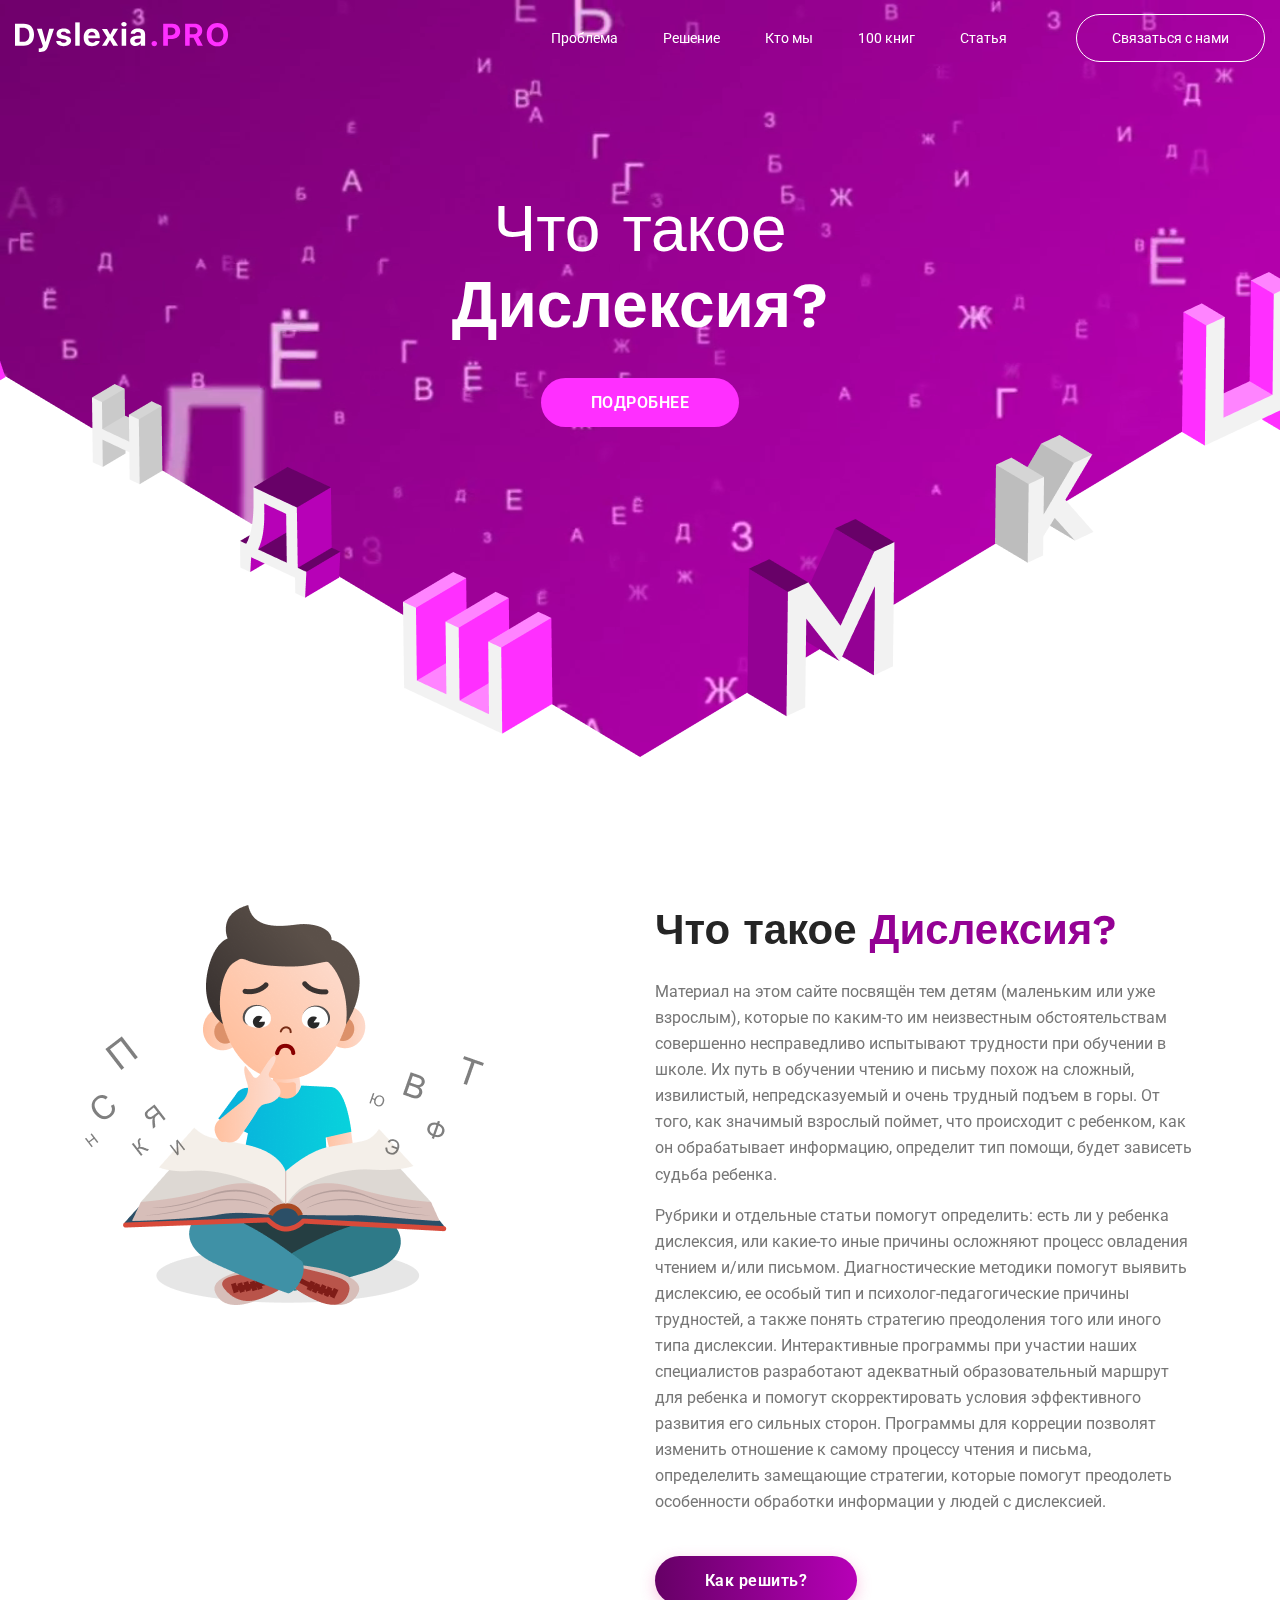
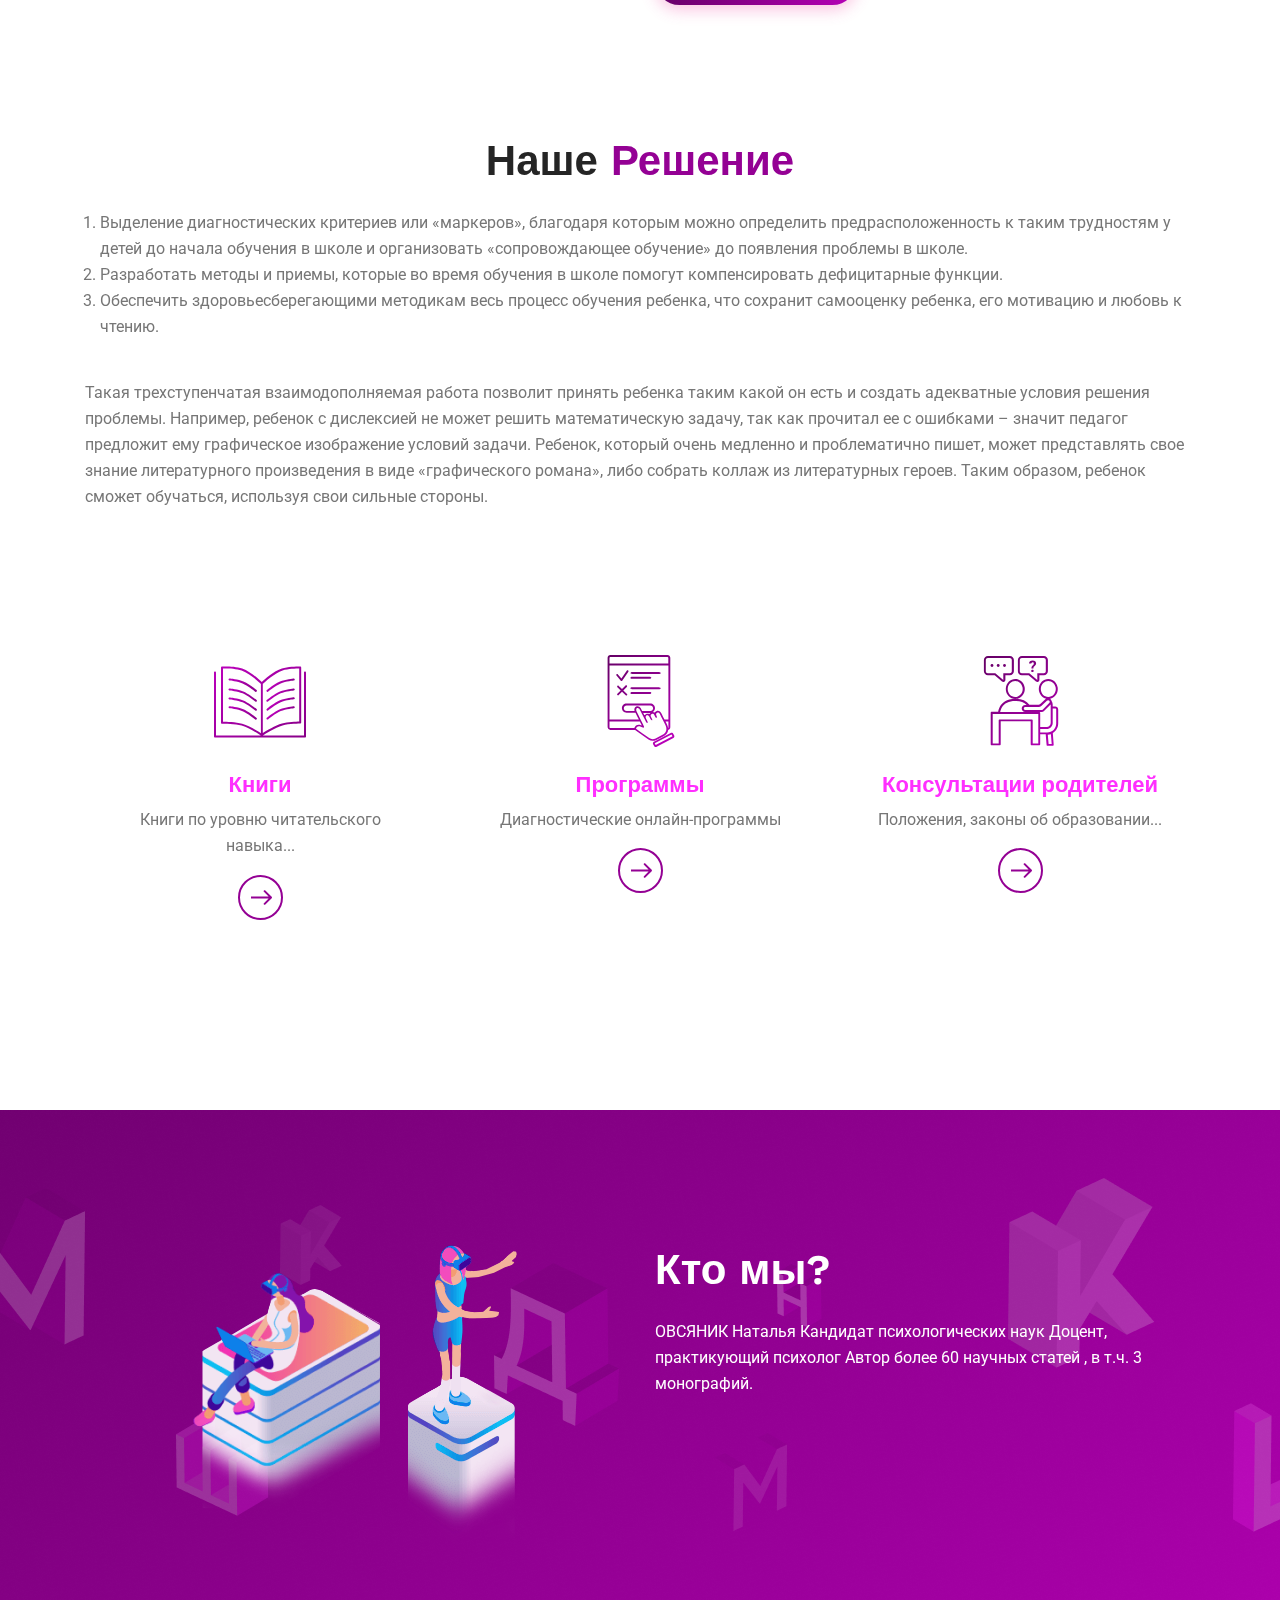
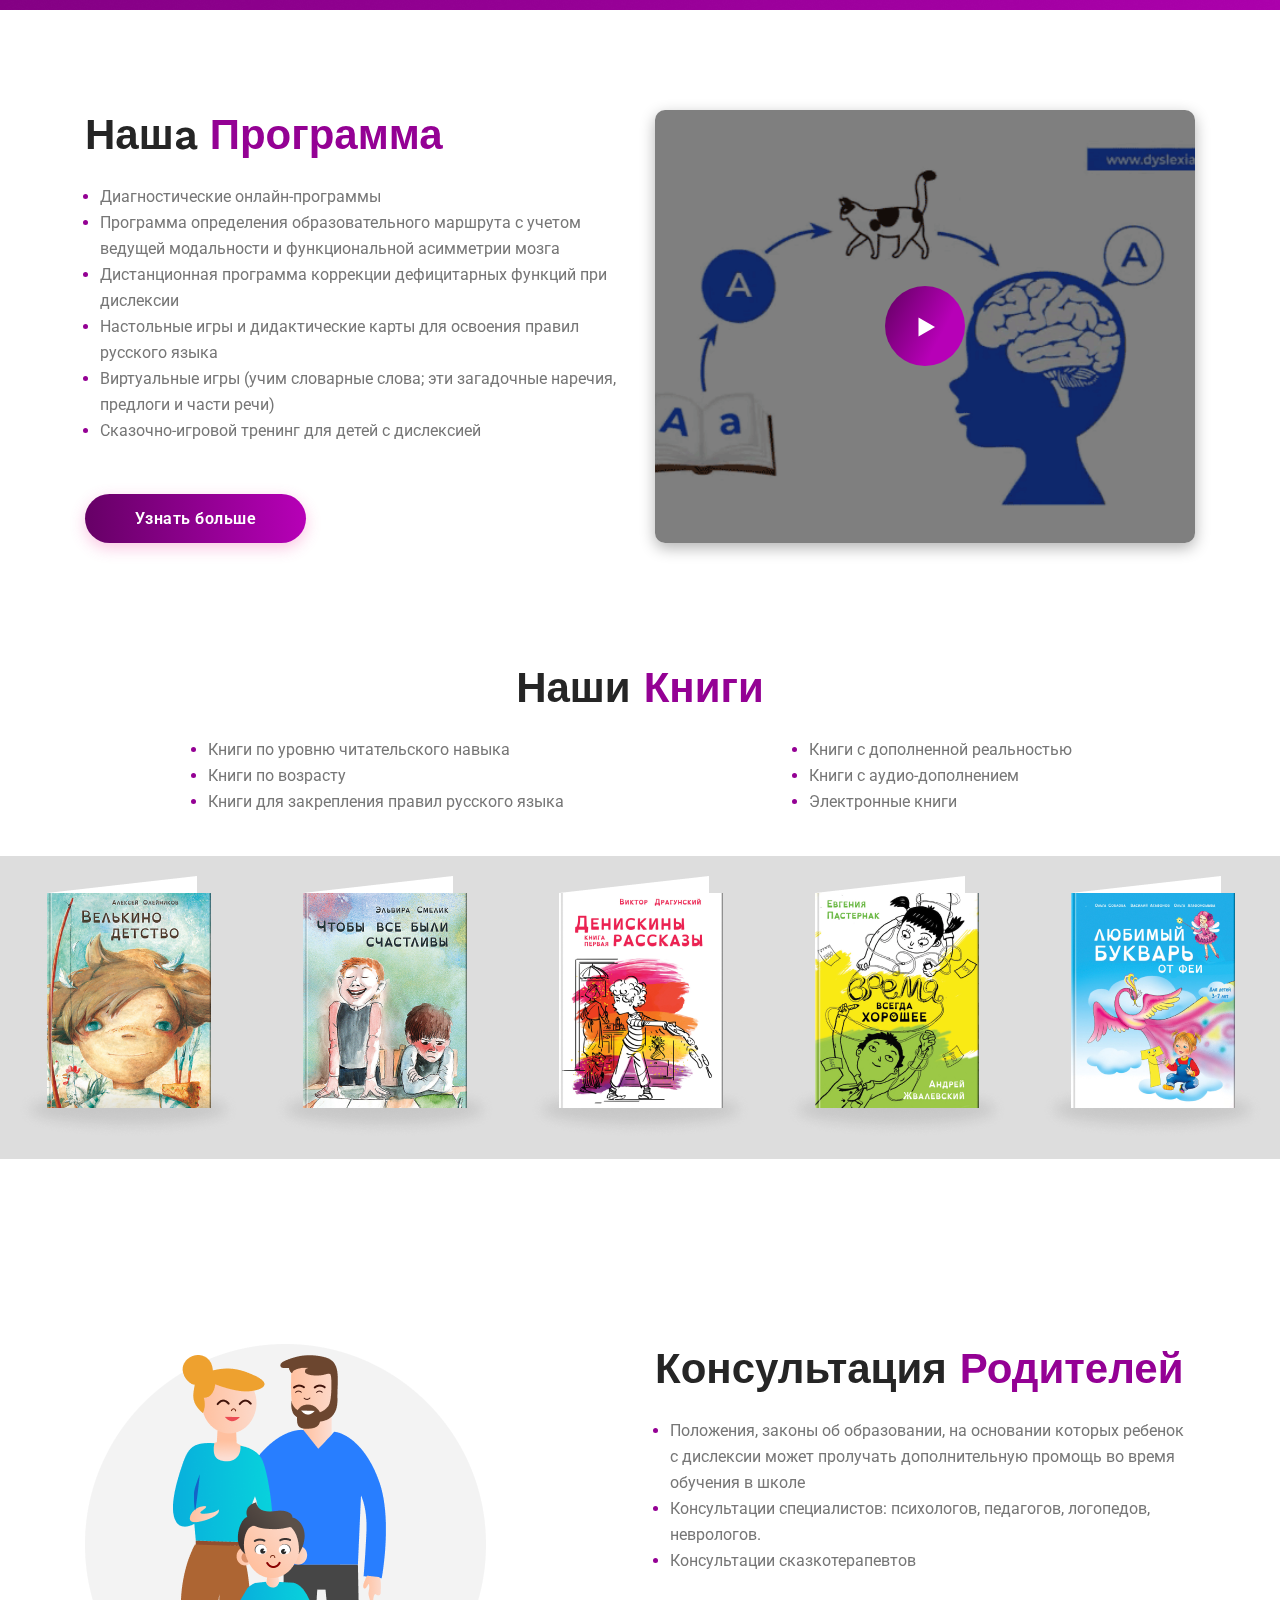
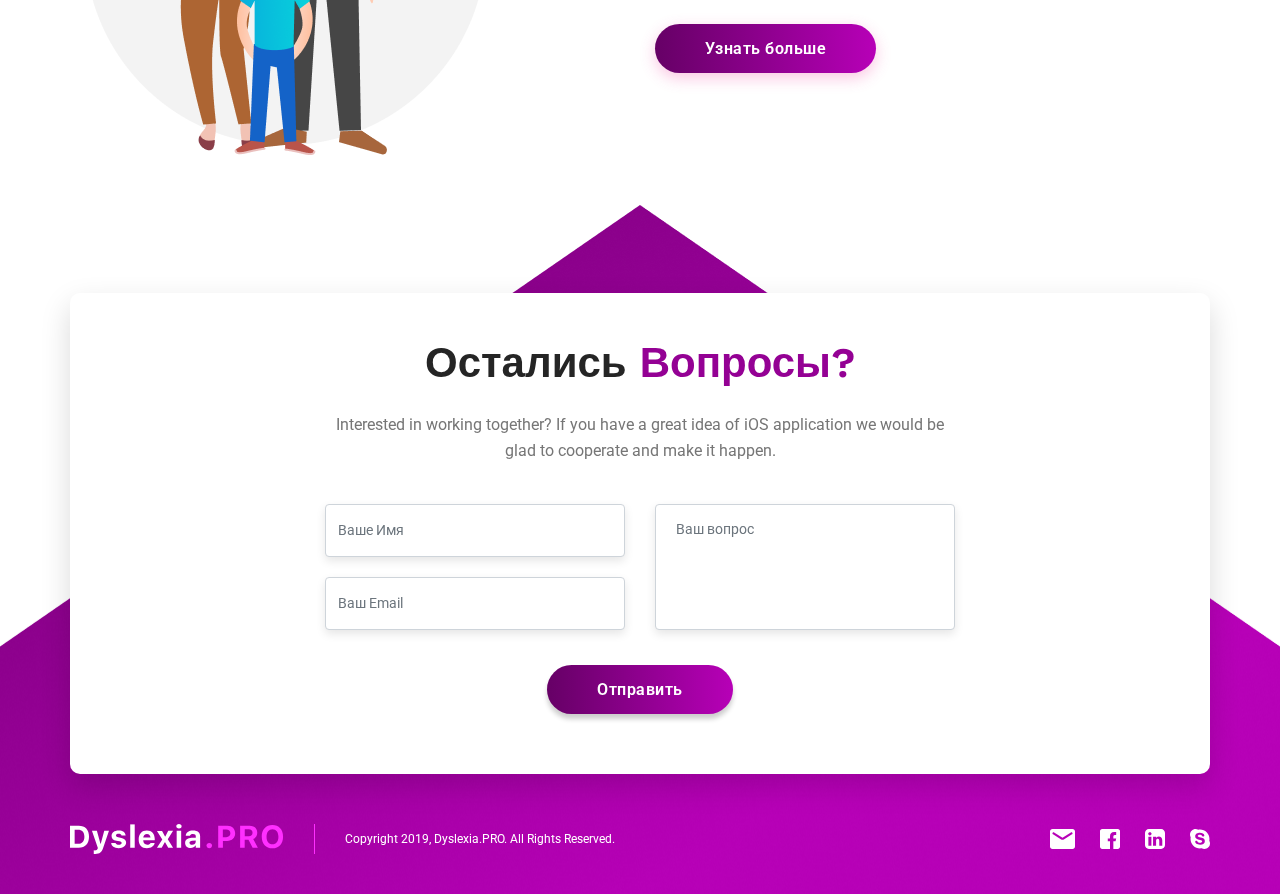
<file: index.html>
<!DOCTYPE html>
<html lang="en">
<head>
    <title>Dyslexia Pro</title>
    <meta charset="UTF-8">
    <meta name="viewport" content="width=device-width, initial-scale=1, shrink-to-fit=no">

    <link href="https://fonts.googleapis.com/css?family=Open+Sans:400,700%7CRoboto:400,500,700,900%7CPlayfair+Display:400,700,700i,900,900i%7CWork+Sans:400,500,600,700"
          rel="stylesheet">

    <link rel="shortcut icon" href="assets/images/favicon.ico">
    <link rel="stylesheet" href="assets/css/bootstrap.min.css">
    <link rel="stylesheet" href="assets/css/magnific-popup.css">
    <link rel="stylesheet" href="assets/css/owl.carousel.min.css">
    <link rel="stylesheet" href="assets/css/owl.theme.default.min.css">
    <link rel="stylesheet" href="assets/css/plugins.css"/>
    <link rel="stylesheet" href="assets/css/reset.css">
    <link rel="stylesheet" href="assets/css/style.css">
    <link rel="stylesheet" href="assets/css/responsive.css"/>
</head>
<body>


<header id="header" class="xs-header header-transparent header-style2 position-static">
    <div class="wrapper-menu">
        <div class="container-fluid">
            <nav class="xs-menus clearfix">

                <div class="nav-header">
                    <a class="nav-brand nav_scroll" href="#header">
                        <img src="assets/images/logo dyslexia-pro.svg" title="Dyslexia Pro" alt="logo">
                    </a>
                    <div class="nav-toggle"></div>
                </div>

                <div class="nav-menus-wrapper align-to-right">
                    <ul class="nav-menu">
                        <li><a class="nav_scroll" href="#problem">Проблема</a></li>
                        <li><a class="nav_scroll" href="#answer">Решение</a></li>
                        <li><a class="nav_scroll" href="#who">Кто мы</a></li>
                        <li><a class="nav_scroll" href="#books">100 книг</a></li>
<!--                        <li><a class="nav_scroll" href="#contacts">Контакты</a></li>-->
                        <li><a class="nav_scroll" href="article.html">Статья</a></li>
                    </ul>


                    <div class="xs-menu-button-wrapper">
                        <a href="#xs-contact-form" class="button-request button-request-mob nav_scroll">Связаться с
                            нами</a>
                    </div>
                </div>
            </nav>
        </div>
    </div>

    <div class="header_content">
        <div class="container ">

            <div class="headerContent_title">
                <h1><span class="font-weight-normal">Что такое</span> <br> Дислексия?</h1>
            </div>

            <div class="headerContent_button">
                <a class="nav_scroll" href="#problem">Подробнее</a>
            </div>

            <div class="header_video_wrapper">
                <video class="header_video d-none d-sm-block" loop muted autoplay>
                    <source src="assets/video/video-letters.mp4" type="video/mp4">
                </video>
                <video class="header_video d-block d-sm-none" loop muted autoplay>
                    <source src="assets/video/video-letters-small.mp4" type="video/mp4">
                </video>
            </div>

        </div>
    </div>

</header>


<section id="problem">
    <div class="container">
        <div class="row">

            <div class="col-md-6 col-12 problem_img">
                <img class="img-fluid" src="assets/images/boy.png" alt="boy">
            </div>

            <div class="col-md-6 col-12 problem_desc">
                <div class="problemDesc_title">
                    <h2>Что такое <span class="color-title">Дислексия?</span></h2>
                </div>

                <div class="problemDesc_content">
                    <p>Материал на этом сайте посвящён тем детям (маленьким или уже взрослым), которые по каким-то им
                        неизвестным обстоятельствам совершенно несправедливо испытывают трудности при обучении в школе.
                        Их путь в обучении чтению и письму похож на сложный, извилистый, непредсказуемый и очень трудный
                        подъем в горы. От того, как значимый взрослый поймет, что происходит с ребенком, как он
                        обрабатывает информацию, определит тип помощи, будет зависеть судьба ребенка.
                    </p>
                    <p>
                        Рубрики и отдельные статьи помогут определить: есть ли у ребенка дислексия, или какие-то иные
                        причины осложняют процесс овладения чтением и/или письмом. Диагностические методики помогут
                        выявить дислексию, ее особый тип и психолог-педагогические причины трудностей, а также понять
                        стратегию преодоления того или иного типа дислексии. Интерактивные программы при участии наших
                        специалистов разработают адекватный образовательный маршрут для ребенка и помогут
                        скорректировать условия эффективного развития его сильных сторон. Программы для корреции
                        позволят изменить отношение к самому процессу чтения и письма, определелить замещающие
                        стратегии, которые помогут преодолеть особенности обработки информации у людей с дислексией.
                    </p>
                </div>

                <div class="problemDesk_button">
                    <a class="main_button" href="#">Как решить?</a>
                </div>
            </div>

        </div>
    </div>
</section>


<section id="answer" class="our-decision">
    <div class="container">
        <div class="row">

            <div class="col-12">
                <div class="answer_title">
                    <h2>Наше <span class="color-title">Решение</span></h2>
                </div>
                <div class="answer_desc">
                    <ol class="main-list numbered-list">
                        <li>Выделение диагностических критериев или «маркеров», благодаря которым можно определить
                            предрасположенность к таким трудностям у детей до начала обучения в школе и организовать
                            «сопровождающее обучение» до появления проблемы в школе.
                        </li>
                        <li>Разработать методы и приемы, которые во время обучения в школе помогут компенсировать
                            дефицитарные функции.
                        </li>
                        <li>Обеспечить здоровьесберегающими методикам весь процесс обучения ребенка, что сохранит
                            самооценку ребенка, его мотивацию и любовь к чтению.
                        </li>
                    </ol>
                    <p>Такая трехступенчатая взаимодополняемая работа позволит принять ребенка таким какой он есть и
                        создать адекватные условия решения проблемы. Например, ребенок с дислексией не может решить
                        математическую задачу, так как прочитал ее с ошибками – значит педагог предложит ему графическое
                        изображение условий задачи. Ребенок, который очень медленно и проблематично пишет, может
                        представлять свое знание литературного произведения в виде «графического романа», либо собрать
                        коллаж из литературных героев. Таким образом, ребенок сможет обучаться, используя свои сильные
                        стороны.
                    </p>
                </div>
            </div>

            <div class="col-12 answer_blocks">
                <div class="row">
                    <div class="col-12 col-md-6 col-lg-4">
                        <div class="answer-info-block">

                            <div class="answer-info-img">
                                <img src="assets/images/book.svg" alt="book">
                            </div>

                            <div class="answer-info-block-content">
                                <h4 class="answer-info-block-title">Книги</h4>
                                <p class="answer-info-block-desc">Книги по уровню читательского навыка...</p>
                            </div>

                            <div class="answer-info-block-button">
                                <a class="nav_scroll" href="#books"><img src="assets/images/btn more.svg"
                                                                         alt="more"></a>
                            </div>

                        </div>
                    </div>

                    <div class="col-12 col-md-6 col-lg-4">
                        <div class="answer-info-block">

                            <div class="answer-info-img">
                                <img src="assets/images/programs.svg" alt="programs">
                            </div>

                            <div class="answer-info-block-content">
                                <h4 class="answer-info-block-title">Программы</h4>
                                <p class="answer-info-block-desc">Диагностические онлайн-программы</p>
                            </div>

                            <div class="answer-info-block-button">
                                <a class="nav_scroll" href="#program"><img src="assets/images/btn more.svg" alt="more"></a>
                            </div>
                        </div>
                    </div>

                    <div class="col-12 col-md-6 col-lg-4">
                        <div class="answer-info-block">

                            <div class="answer-info-img">
                                <img src="assets/images/parent.svg" alt="parent">
                            </div>

                            <div class="answer-info-block-content">
                                <h4 class="answer-info-block-title">Консультации родителей</h4>
                                <p class="answer-info-block-desc">Положения, законы об образовании...</p>
                            </div>

                            <div class="answer-info-block-button">
                                <a class="nav_scroll" href="#parents"><img src="assets/images/btn more.svg" alt="more"></a>
                            </div>
                        </div>
                    </div>

                </div>
            </div>


        </div>
    </div>
</section>


<section id="who">
    <div class="container">
        <div class="row">

            <div class="col-md-6 col-12 who_img">
                <img class="img-fluid" src="assets/images/VR.png" alt="vr">
            </div>

            <div class="col-md-6 col-12 how_desc">

                <div class="howContent_title">
                    <h2 class="text-white">Кто мы?</h2>
                </div>

                <div class="howContent_content">
                    <p class="text-white">ОВСЯНИК Наталья
                        Кандидат психологических наук
                        Доцент, практикующий психолог
                        Автор более 60 научных статей , в т.ч. 3 монографий.
                    </p>
                </div>
            </div>

        </div>
    </div>
</section>


<section id="program">
    <div class="container">
        <div class="row">

            <div class="col-md-6 col-12 program_desc">

                <div class="program_title">
                    <h2>Нашa <span class="color-title">Программа</span></h2>
                </div>

                <div class="program_content">
                    <ul class="main-list color-disc">
                        <li><span>Диагностические онлайн-программы</span></li>
                        <li><span>Программа определения образовательного маршрута с учетом ведущей модальности и функциональной асимметрии мозга</span>
                        </li>
                        <li><span>Дистанционная программа коррекции дефицитарных функций при дислексии</span></li>
                        <li><span>Настольные игры и дидактические карты для освоения правил русского языка</span></li>
                        <li>
                            <span>Виртуальные игры (учим словарные слова; эти загадочные наречия, предлоги и части речи)</span>
                        </li>
                        <li><span>Сказочно-игровой тренинг для детей с дислексией</span></li>

                    </ul>
                </div>

                <div class="programDesk_button">
                    <a class="main_button" href="#">Узнать больше</a>
                </div>

            </div>

            <div class="col-md-6 col-12 program_video">
                <div class="program-intro-video">
                    <img class="program-video-img" src="assets/images/bg-video.gif" alt="video image">
                    <a href="https://www.youtube.com/watch?v=jqC4HiPIJXU"
                       class="xs-video-popup video-content btn-gradient">
                        <img class="img-play" src="assets/images/playbtn.svg" alt="play">
                    </a>
                </div>
            </div>

        </div>
    </div>
</section>


<section id="books">
    <div class="container">
        <div class="row">
            <div class="col-12">

                <div class="answer_title">
                    <h2>Наши <span class="color-title">Книги</span></h2>
                </div>

                <div class="answer_desc book-description">
                    <ul class="main-list color-disc">
                        <li><span>Книги по уровню читательского навыка</span></li>
                        <li><span>Книги по возрасту</span></li>
                        <li><span>Книги для закрепления правил русского языка</span></li>
                    </ul>
                    <ul class="main-list color-disc">
                        <li><span>Книги с дополненной реальностью</span></li>
                        <li><span>Книги с аудио-дополнением</span></li>
                        <li><span>Электронные книги</span></li>
                    </ul>


                </div>

            </div>
        </div>
    </div>
</section>


<section class="books_portfolio_section">
    <div class="books-portfolio-slider owl-carousel owl-theme">

        <div class="single-portfolio portfolio-style2">
            <img src="assets/images/book 6.png" alt="">
            <div class="hover-area">
                <div class="hover-content">
                    <h3 class="hover-content-title">Велькино детство</h3>
                    <span class="hover-content-author">Алексей Олейников</span>
                    <button download href="#" class="hover-content-button order-book">Заказать книгу</button>
                </div>
            </div>
        </div>

        <div class="single-portfolio portfolio-style2">
            <img src="assets/images/book 7.png" alt="">
            <div class="hover-area">
                <div class="hover-content">
                    <h3 class="hover-content-title">Чтобы все были счастливы</h3>
                    <span class="hover-content-author">Эльвира Смелик</span>
                    <button download href="#" class="hover-content-button order-book">Заказать книгу</button>
                </div>
            </div>
        </div>

        <div class="single-portfolio portfolio-style2">
            <img src="assets/images/book 8.png" alt="">
            <div class="hover-area">
                <div class="hover-content">
                    <h3 class="hover-content-title">Денискины рассказы</h3>
                    <span class="hover-content-author">Виктор Драгунский</span>
                    <button download href="#" class="hover-content-button order-book">Заказать книгу</button>
                </div>
            </div>
        </div>

        <div class="single-portfolio portfolio-style2">
            <img src="assets/images/book 9.png" alt="">
            <div class="hover-area">
                <div class="hover-content">
                    <h3 class="hover-content-title">Время всегда хорошее</h3>
                    <span class="hover-content-author">Евгения Пастернак</span>
                    <span class="hover-content-author">Андрей Жвалевский</span>
                    <button download href="#" class="hover-content-button order-book">Заказать книгу</button>
                </div>
            </div>
        </div>

        <div class="single-portfolio portfolio-style2">
            <img src="assets/images/book 10.png" alt="">
            <div class="hover-area">
                <div class="hover-content">
                    <h3 class="hover-content-title">Любимый букварь от феи</h3>
                    <span class="hover-content-author">Ольга Соблова</br>Василий Агафонов</br>Ольга Агафонов</span>
                    <button download href="#" class="hover-content-button order-book">Заказать книгу</button>
                </div>
            </div>
        </div>

        <div class="single-portfolio portfolio-style2">
            <img src="assets/images/book 11.png" alt="">
            <div class="hover-area">
                <div class="hover-content">
                    <h3 class="hover-content-title">А что скажешь ты?</h3>
                    <span class="hover-content-author">Роман Грачев</span>
                    <button download href="#" class="hover-content-button order-book">Заказать книгу</button>
                </div>
            </div>
        </div>
        <div class="single-portfolio portfolio-style2">
            <img src="assets/images/book 12.png" alt="">
            <div class="hover-area">
                <div class="hover-content">
                    <h3 class="hover-content-title">Сказка про серенького волка и зеленую береточку</h3>
                    <span class="hover-content-author">Ая Эн</span>
                    <button download href="#" class="hover-content-button order-book">Заказать книгу</button>
                </div>
            </div>
        </div>
        <div class="single-portfolio portfolio-style2">
            <img src="assets/images/book 13.png" alt="">
            <div class="hover-area">
                <div class="hover-content">
                    <h3 class="hover-content-title">Слово за словом</h3>
                    <span class="hover-content-author">&nbsp</span>
                    <button download href="#" class="hover-content-button order-book">Заказать книгу</button>
                </div>
            </div>
        </div>
        <div class="single-portfolio portfolio-style2">
            <img src="assets/images/book 14.png" alt="">
            <div class="hover-area">
                <div class="hover-content">
                    <h3 class="hover-content-title">A pear and a bear</h3>
                    <span class="hover-content-author">Tanja Russita</span>
                    <button download href="#" class="hover-content-button order-book">Заказать книгу</button>
                </div>
            </div>
        </div>
        <div class="single-portfolio portfolio-style2">
            <img src="assets/images/book 15.png" alt="">
            <div class="hover-area">
                <div class="hover-content">
                    <h3 class="hover-content-title">Sun. Rain. Snow. Wind.</h3>
                    <span class="hover-content-author">Tanja Russita</span>
                    <button download href="#" class="hover-content-button order-book">Заказать книгу</button>
                </div>
            </div>
        </div>
        <div class="single-portfolio portfolio-style2">
            <img src="assets/images/book 16.png" alt="">
            <div class="hover-area">
                <div class="hover-content">
                    <h3 class="hover-content-title">A dog in the fog</h3>
                    <span class="hover-content-author">Tanja Russita</span>
                    <button download href="#" class="hover-content-button order-book">Заказать книгу</button>
                </div>
            </div>
        </div>
        <div class="single-portfolio portfolio-style2">
            <img src="assets/images/book 17.png" alt="">
            <div class="hover-area">
                <div class="hover-content">
                    <h3 class="hover-content-title">Aron and Nora</h3>
                    <span class="hover-content-author">Tanja Russita</span>
                    <button download href="#" class="hover-content-button order-book">Заказать книгу</button>
                </div>
            </div>
        </div>
        <div class="single-portfolio portfolio-style2">
            <img src="assets/images/book 18.png" alt="">
            <div class="hover-area">
                <div class="hover-content">
                    <h3 class="hover-content-title">Арчi</h3>
                    <span class="hover-content-author">Катерина Егорушкiна</span>
                    <button download href="#" class="hover-content-button order-book">Заказать книгу</button>
                </div>
            </div>
        </div>
        <div class="single-portfolio portfolio-style2">
            <img src="assets/images/book 19.png" alt="">
            <div class="hover-area">
                <div class="hover-content">
                    <h3 class="hover-content-title">Огниво</h3>
                    <span class="hover-content-author">Ганс Христиан Андерсен</span>
                    <button download href="#" class="hover-content-button order-book">Заказать книгу</button>
                </div>
            </div>
        </div>

        <div class="single-portfolio portfolio-style2">
            <img src="assets/images/book 20.png" alt="">
            <div class="hover-area">
                <div class="hover-content">
                    <h3 class="hover-content-title">Дюймовочка</h3>
                    <span class="hover-content-author">Ганс Христиан Андерсен</span>
                    <button download href="#" class="hover-content-button order-book">Заказать книгу</button>
                </div>
            </div>
        </div>
        <div class="single-portfolio portfolio-style2">
            <img src="assets/images/book 21.png" alt="">
            <div class="hover-area">
                <div class="hover-content">
                    <h3 class="hover-content-title">Снежная королева</h3>
                    <span class="hover-content-author">Ганс Христиан Андерсен</span>
                    <button download href="#" class="hover-content-button order-book">Заказать книгу</button>
                </div>
            </div>
        </div>
        <div class="single-portfolio portfolio-style2">
            <img src="assets/images/book 22.png" alt="">
            <div class="hover-area">
                <div class="hover-content">
                    <h3 class="hover-content-title">Гадкий утёнок</h3>
                    <span class="hover-content-author">Ганс Христиан Андерсен</span>
                    <button download href="#" class="hover-content-button order-book">Заказать книгу</button>
                </div>
            </div>
        </div>
        <div class="single-portfolio portfolio-style2">
            <img src="assets/images/book 23.png" alt="">
            <div class="hover-area">
                <div class="hover-content">
                    <h3 class="hover-content-title">Лён</h3>
                    <span class="hover-content-author">Ганс Христиан Андерсен</span>
                    <button download href="#" class="hover-content-button order-book">Заказать книгу</button>
                </div>
            </div>
        </div>
        <div class="single-portfolio portfolio-style2">
            <img src="assets/images/book 24.png" alt="">
            <div class="hover-area">
                <div class="hover-content">
                    <h3 class="hover-content-title">Сильва и нелюбимый рог</h3>
                    <span class="hover-content-author">Мари Пиньон</span>
                    <button download href="#" class="hover-content-button order-book">Заказать книгу</button>
                </div>
            </div>
        </div>
        <div class="single-portfolio portfolio-style2">
            <img src="assets/images/book 25.png" alt="">
            <div class="hover-area">
                <div class="hover-content">
                    <h3 class="hover-content-title">Драконов камень</h3>
                    <span class="hover-content-author">Алекс Акамен</span>
                    <button download href="#" class="hover-content-button order-book">Заказать книгу</button>
                </div>
            </div>
        </div>


    </div>
</section>


<section id="parents">
    <div class="container">
        <div class="row">

            <div class="col-md-6 col-12 parents_img">
                <img class="img-fluid" src="assets/images/parents.png" alt="boy">
            </div>

            <div class="col-md-6 col-12 parents_desc">
                <div class="parentsDesc_title">
                    <h2>Консультация <span class="color-title">Родителей</span></h2>
                </div>

                <div class="parentsDesc_content">
                    <ul class="main-list color-disc">
                        <li><span>Положения, законы об образовании, на основании которых ребенок с дислексии может пролучать дополнительную промощь во время обучения в школе</span>
                        </li>
                        <li><span>Консультации специалистов: психологов, педагогов, логопедов, неврологов.</span></li>
                        <li><span>Консультации сказкотерапевтов</span></li>
                    </ul>
                </div>

                <div class="parentsDesk_button">
                    <a class="main_button" href="#">Узнать больше</a>
                </div>
            </div>

        </div>
    </div>
</section>


<footer id="footer">
    <div class="container">
        <div class="row footer_form">

            <div class="col-12">
                <div class="footerForm_desc">
                    <div class="footerForm_title">
                        <h2>Остались <span class="color-title">Вопросы?</span></h2>
                    </div>

                    <div class="footerForm_content">
                        <p>Interested in working together? If you have a great idea of iOS application we would be glad
                            to cooperate and make it happen.</p>
                    </div>
                </div>
            </div>

            <div class="col-12">
                <div class="form-wrapper">
                    <form action="#" id="xs-contact-form" class="contact-form" method="post">

                        <div class="row form_elements">
                            <div class="col-md-6 col-12 area_inputs">
                                <input type="text" placeholder="Ваше Имя" name="name" id="xs_contact_name"
                                       class="form-control form-control_input">
                                <input type="email" placeholder="Ваш Email" name="email" id="xs_contact_email"
                                       class="form-control form-control_input">
                            </div>

                            <div class="col-md-6 col-12">
                      <textarea name="massage" id="x_contact_massage" placeholder="Ваш вопрос"
                                class="form-control form-control_textarea"></textarea>
                            </div>
                        </div>

                        <div class="button_wrapper">
                            <button type="submit" name="submit" id="xs_contact_submit" class="form_button main_button">
                                Отправить
                            </button>
                        </div>

                    </form>
                </div>
            </div>
        </div>


        <div id="contacts" class="row footer_info">

            <div class="footer_info-left">
                <div class="footer_logo">
                    <a class="nav_scroll" href="#header"><img src="assets/images/logo dyslexia-pro.svg" alt="logo"></a>
                </div>
                <div class="footer_copyright">
                    Copyright 2019, Dyslexia.PRO. All Rights Reserved.
                </div>
            </div>

            <div class="footer_links">
                <div class="footerLinks_block footerLinks_mail">
                    <a href="mailto:xxxxxxx"><img src="assets/images/mail.svg" alt="mail"></a>
                </div>
                <div class="footerLinks_block footerLinks_facebook">
                    <a href="https://facebook.com"><img src="assets/images/FB.svg" alt="facebook"></a>
                </div>
                <div class="footerLinks_block footerLinks_linkedin">
                    <a href="https://linkedin.com"><img src="assets/images/LI.svg" alt="linkedin"></a>
                </div>
                <div class="footerLinks_block footerLinks_skype">
                    <a href="skype:xxxxxxx?add"><img src="assets/images/skype.svg" alt="skype"></a>
                </div>
            </div>


        </div>
    </div>
</footer>


<!-- Library -->

<script src="assets/js/jquery-3.2.1.min.js"></script>
<script src="assets/js/plugins.js"></script>
<script src="assets/js/Popper.js"></script>
<script src="assets/js/bootstrap.min.js"></script>
<script src="assets/js/jquery.magnific-popup.min.js"></script>
<script src="assets/js/owl.carousel.min.js"></script>

<!-- My Scripts-->

<script src="assets/js/main.js"></script>

</body>
</html>
</file>
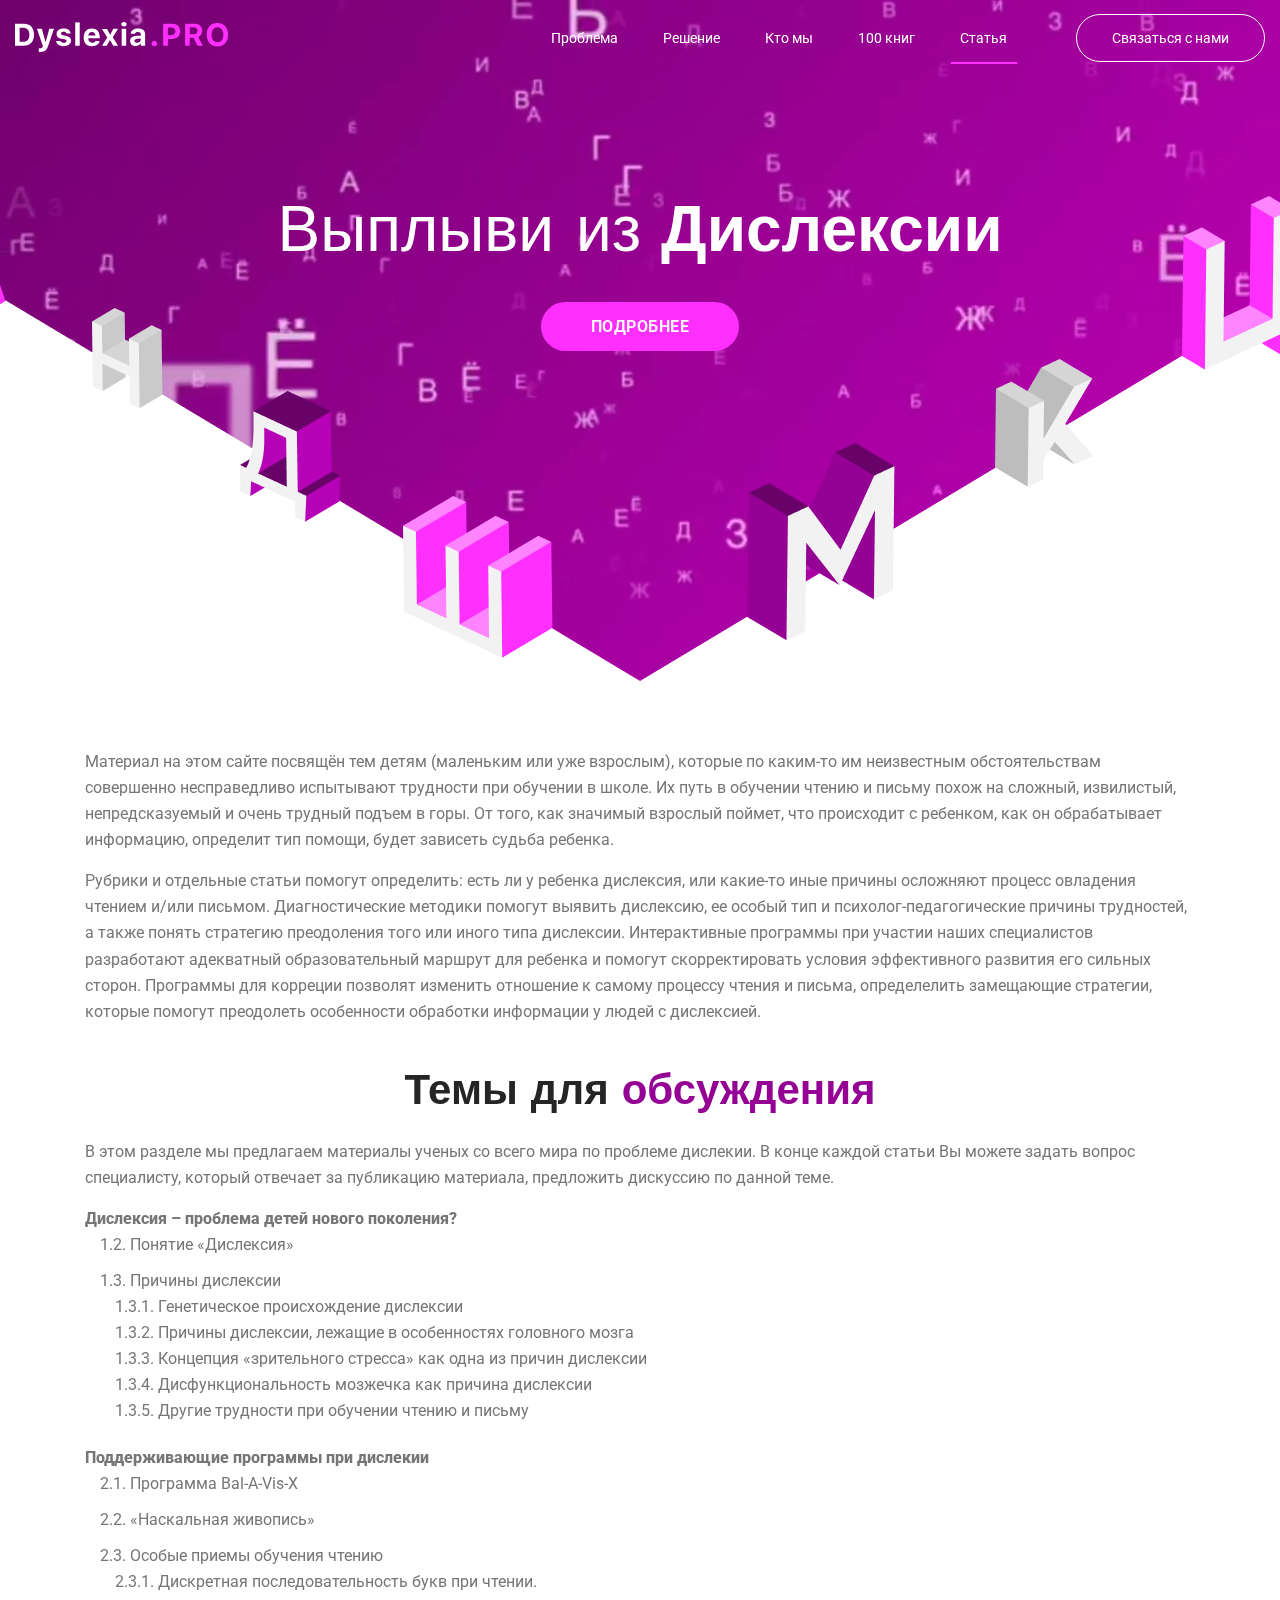
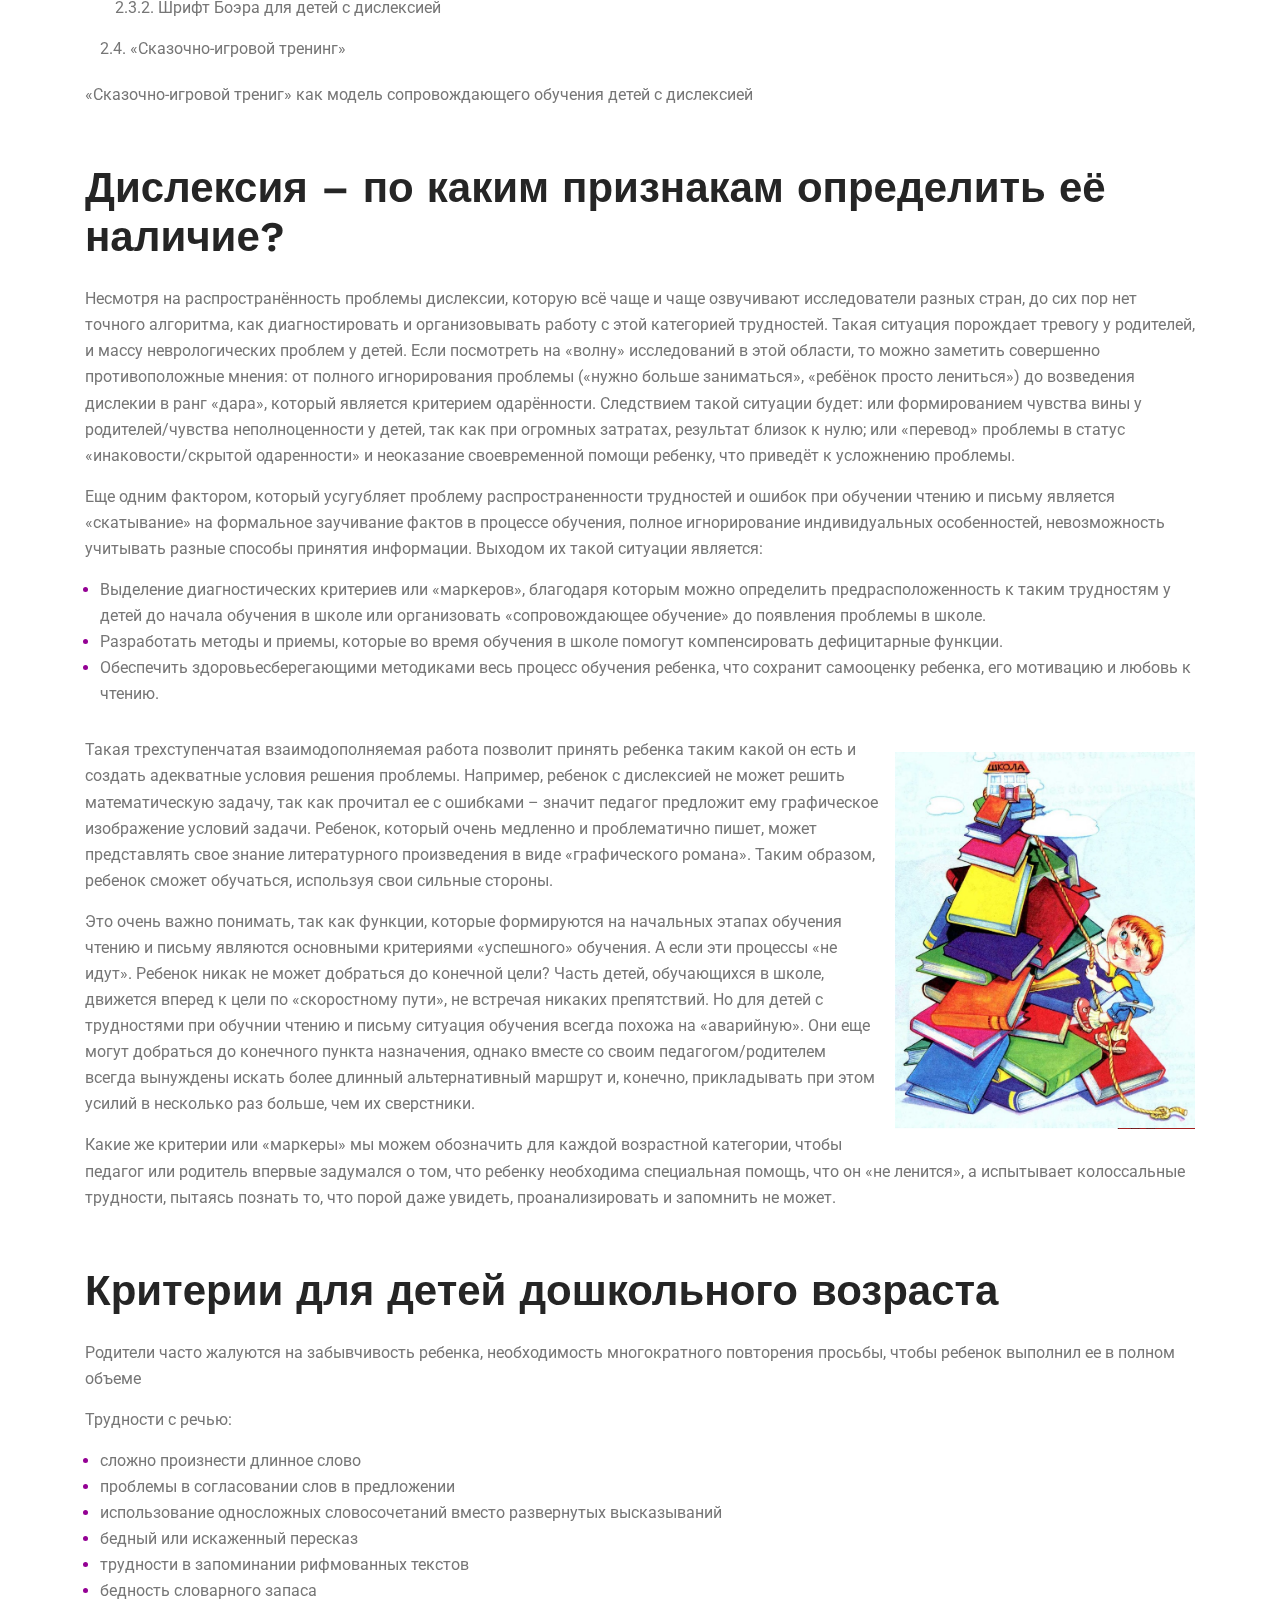
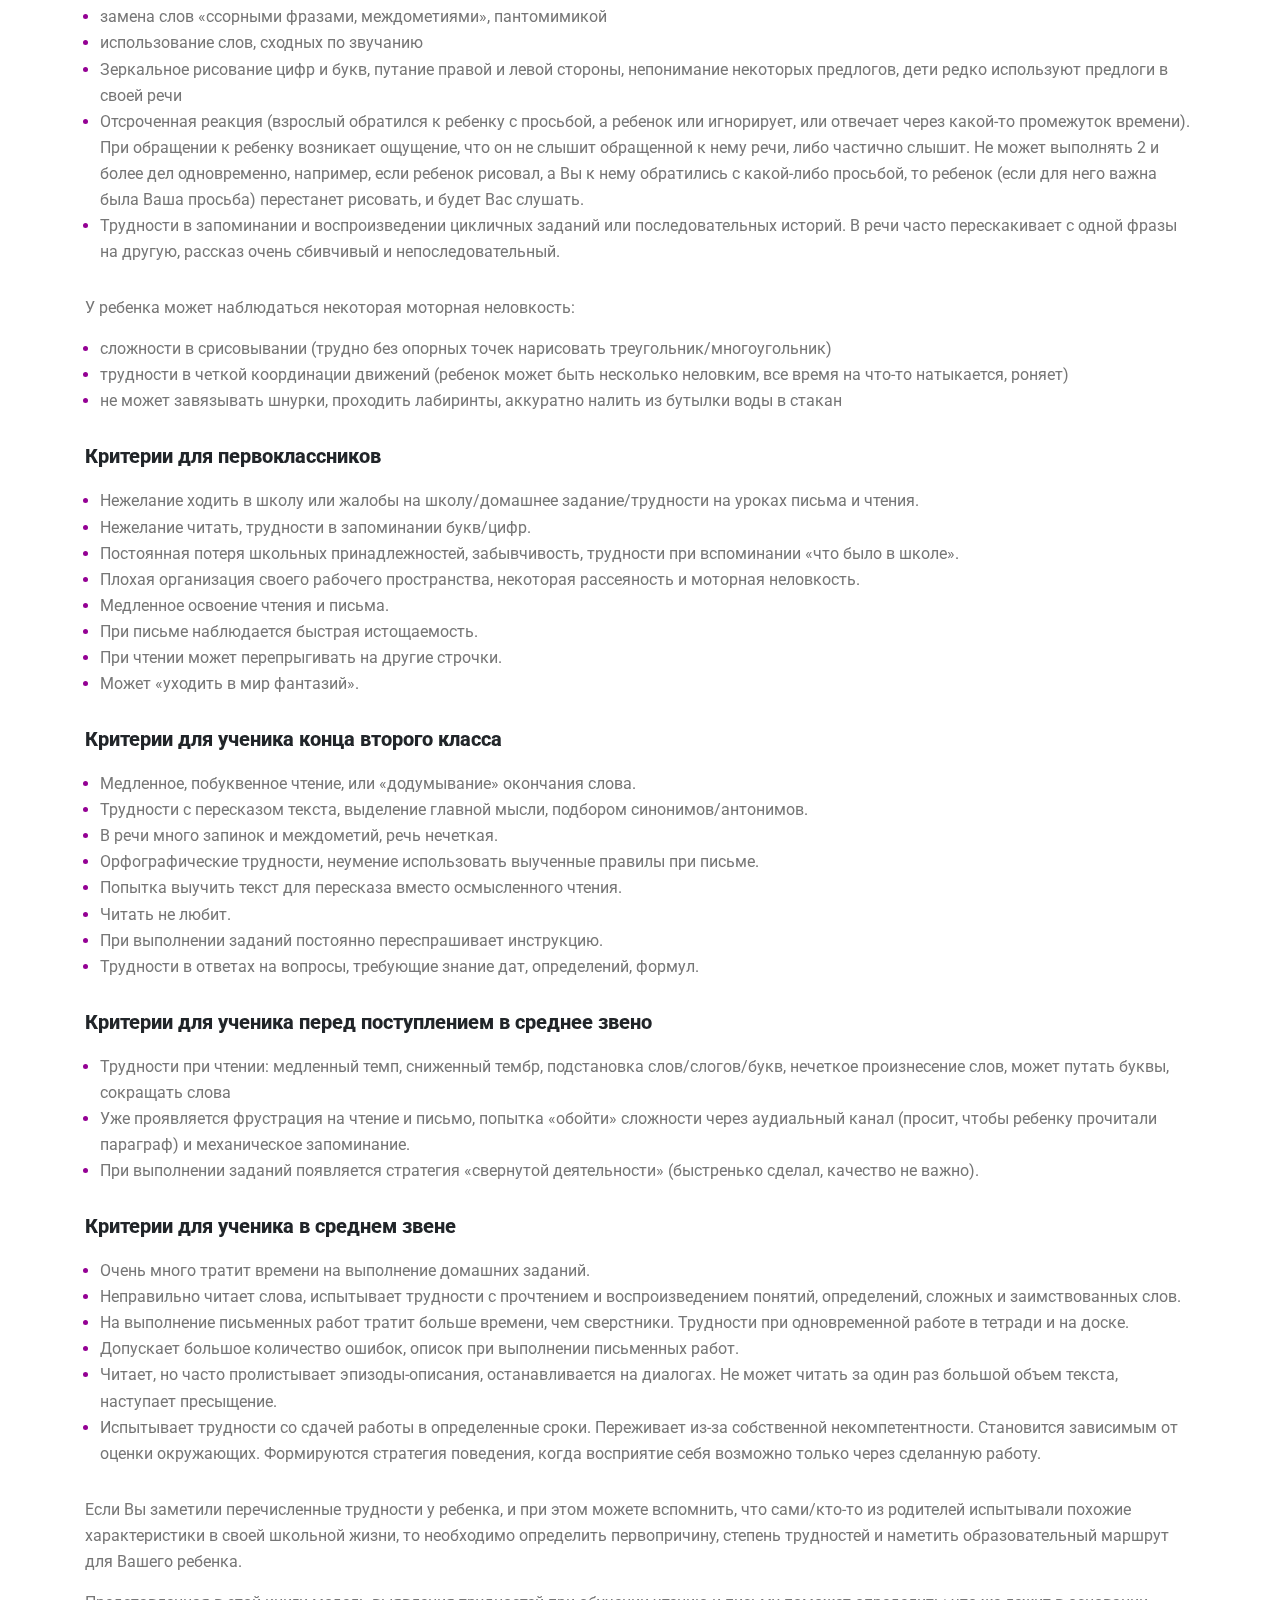
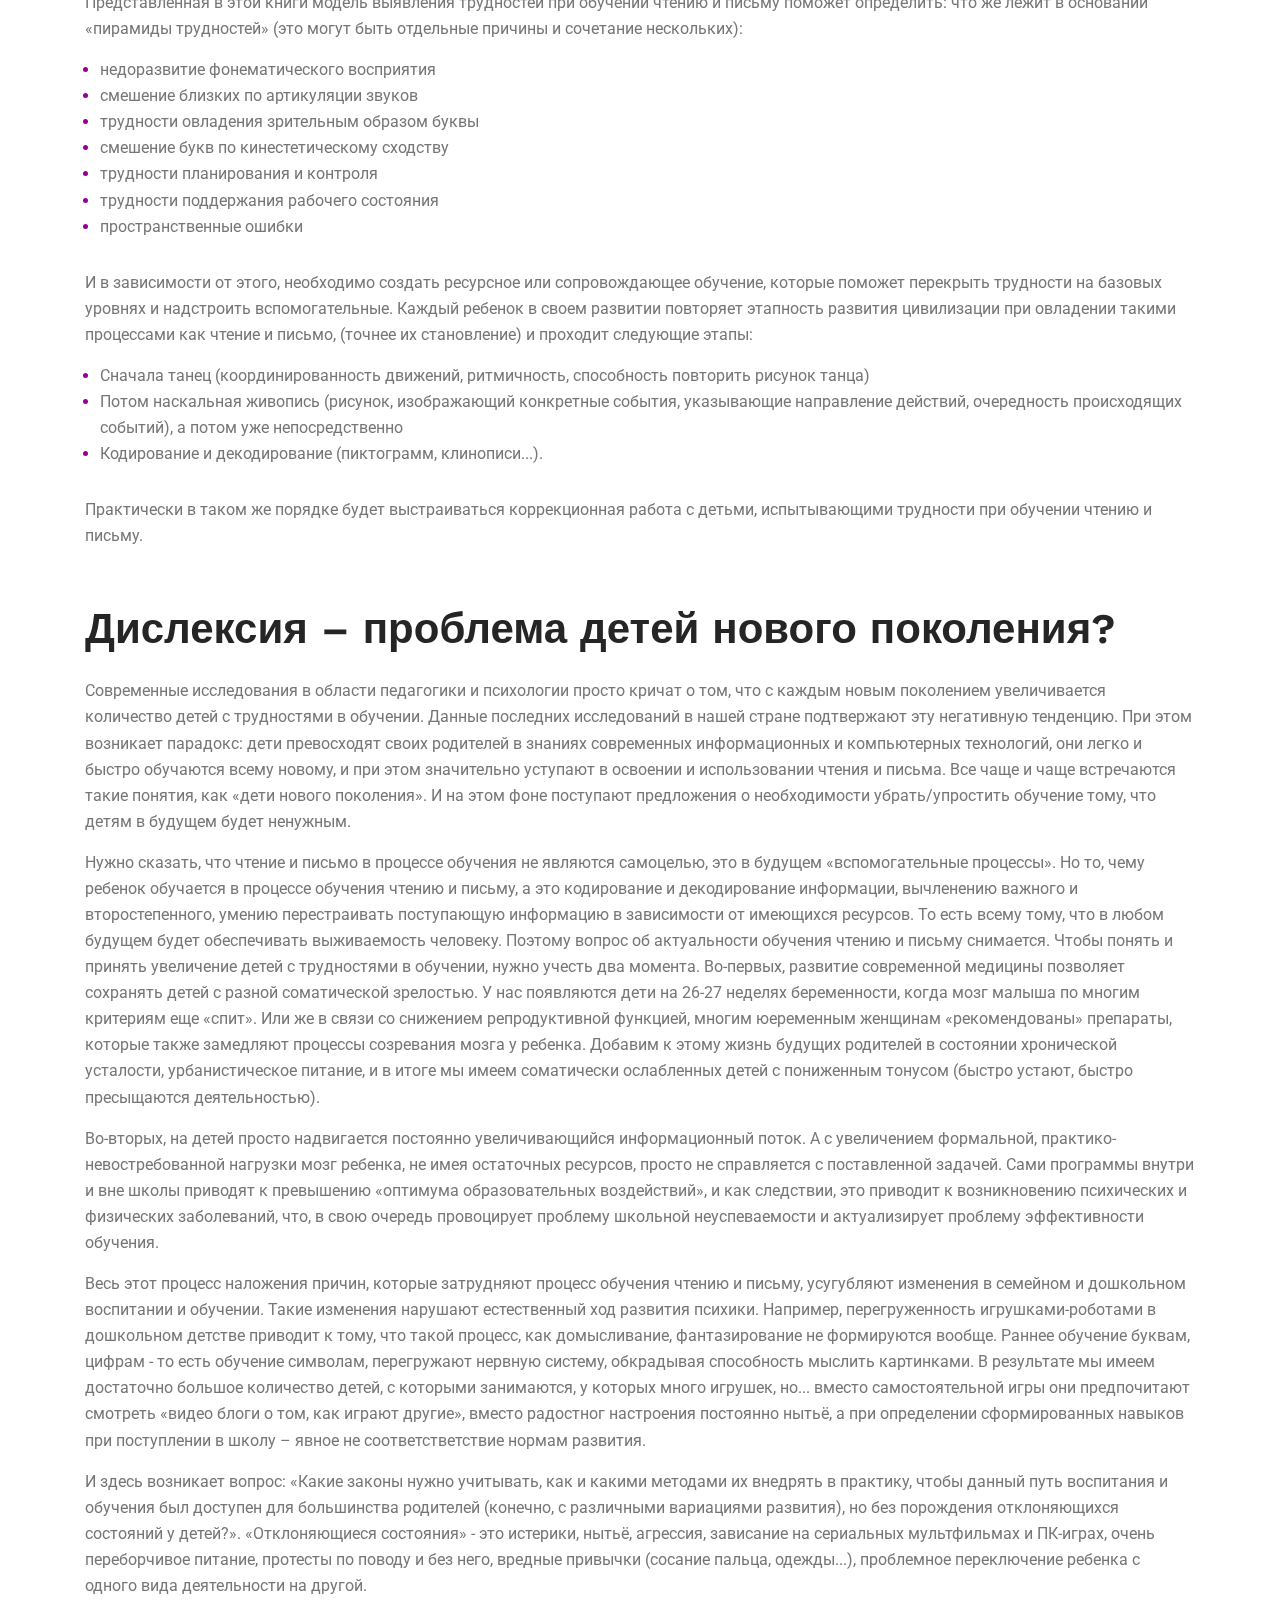
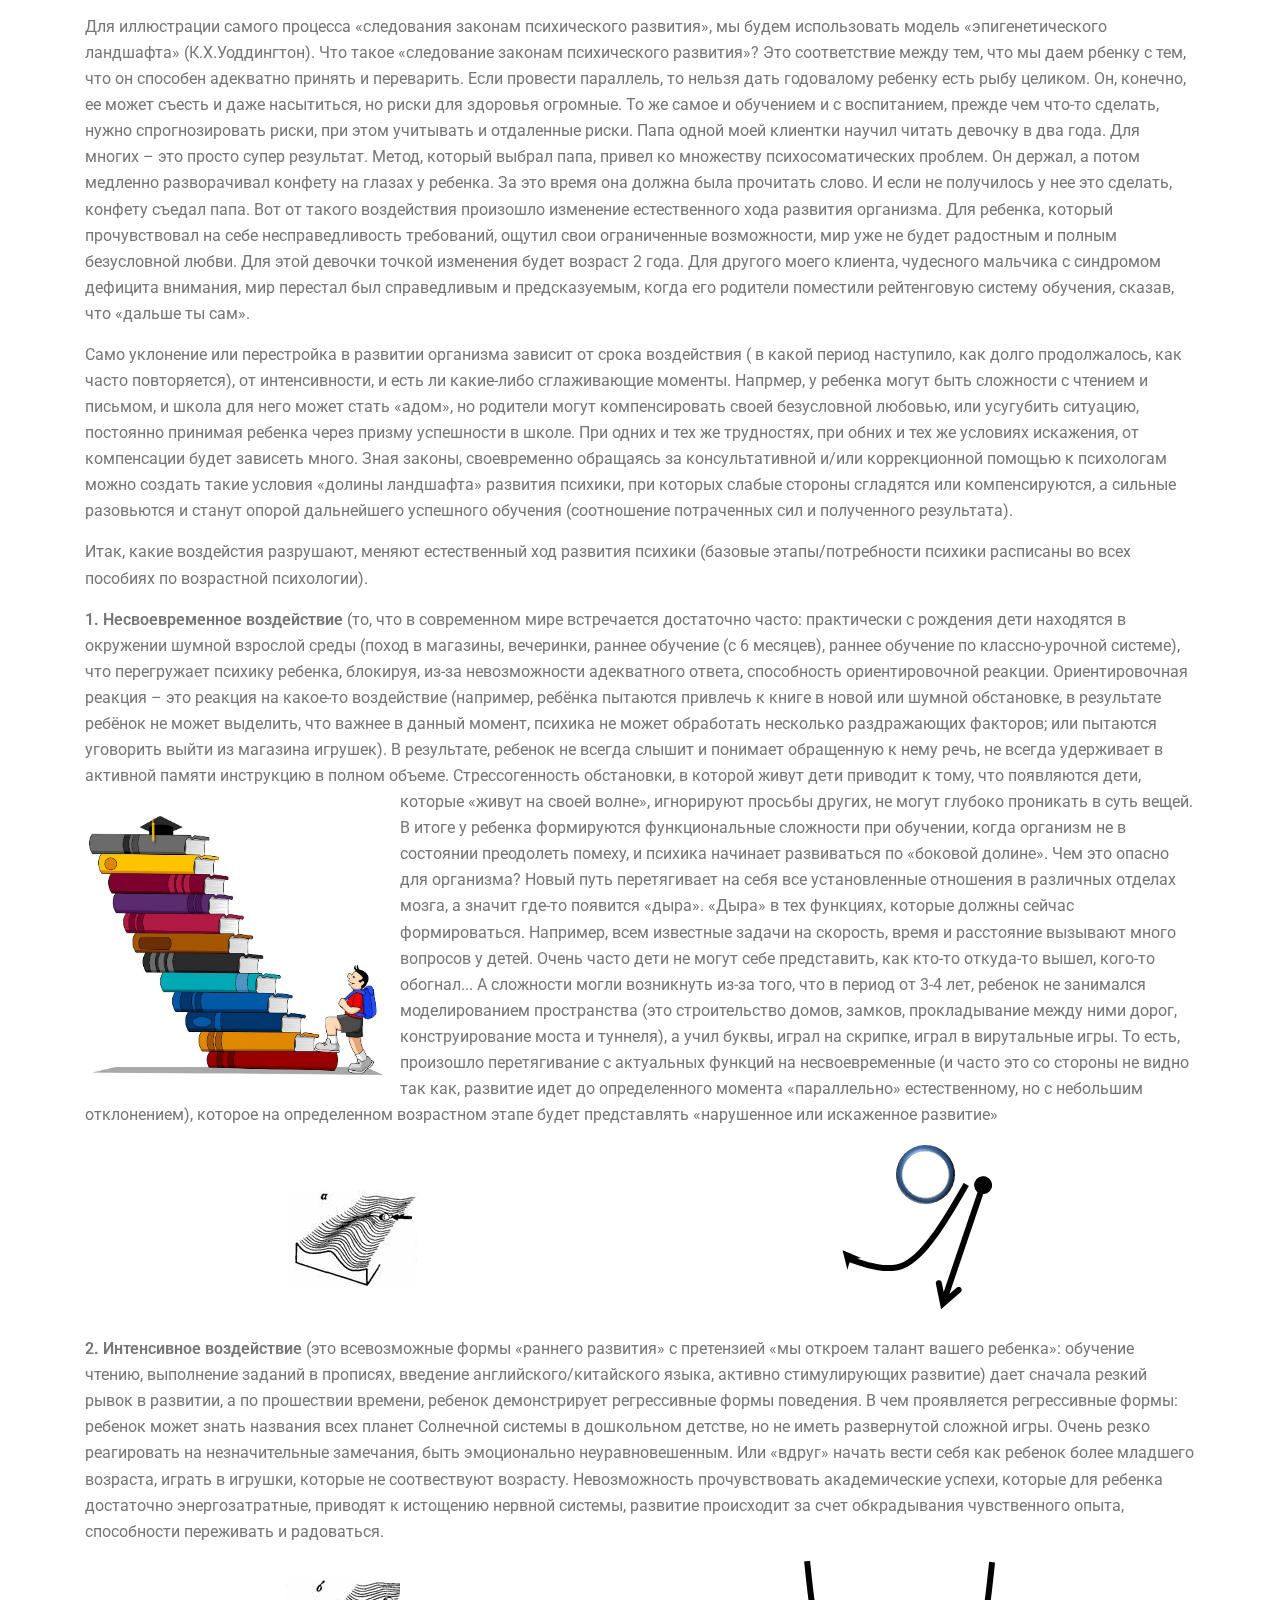
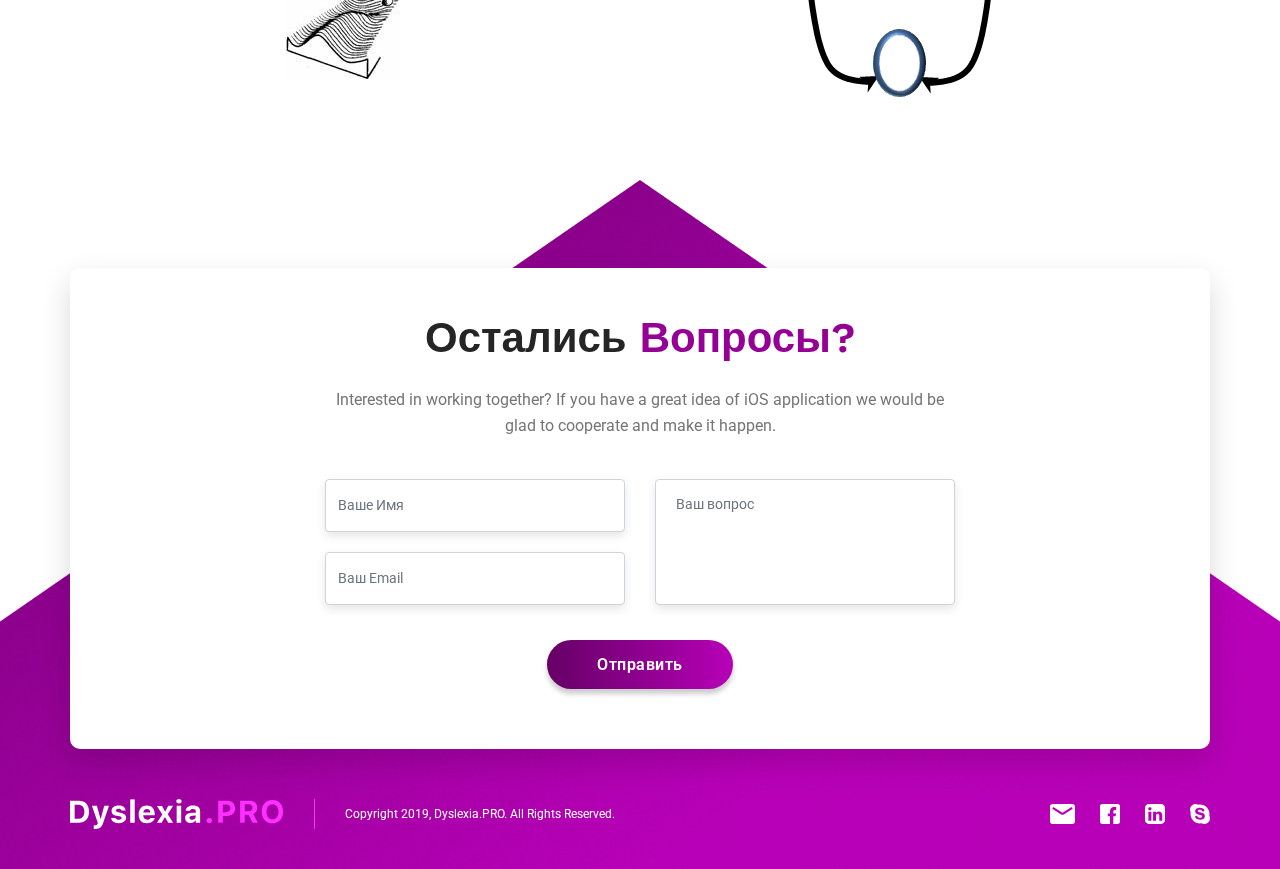
<file: article.html>
<!DOCTYPE html>
<html lang="en">
<head>
    <title>Dyslexia Pro</title>
    <meta charset="UTF-8">
    <meta name="viewport" content="width=device-width, initial-scale=1, shrink-to-fit=no">

    <link href="https://fonts.googleapis.com/css?family=Open+Sans:400,700%7CRoboto:400,500,700,900%7CPlayfair+Display:400,700,700i,900,900i%7CWork+Sans:400,500,600,700"
          rel="stylesheet">

    <link rel="shortcut icon" href="assets/images/favicon.ico">
    <link rel="stylesheet" href="assets/css/bootstrap.min.css">
    <link rel="stylesheet" href="assets/css/magnific-popup.css">
    <link rel="stylesheet" href="assets/css/owl.carousel.min.css">
    <link rel="stylesheet" href="assets/css/owl.theme.default.min.css">
    <link rel="stylesheet" href="assets/css/plugins.css"/>
    <link rel="stylesheet" href="assets/css/reset.css">
    <link rel="stylesheet" href="assets/css/style.css">
    <link rel="stylesheet" href="assets/css/responsive.css"/>
</head>
<body>


<header id="header" class="xs-header header-transparent header-style2 position-static">
    <div class="wrapper-menu">
        <div class="container-fluid">
            <nav class="xs-menus clearfix">

                <div class="nav-header">
                    <a class="nav-brand nav_scroll" href="#header">
                        <img src="assets/images/logo dyslexia-pro.svg" title="Dyslexia Pro" alt="logo">
                    </a>
                    <div class="nav-toggle"></div>
                </div>

                <div class="nav-menus-wrapper align-to-right">
                    <ul class="nav-menu">
                        <li><a class="nav_scroll" href="index.html">Проблема</a></li>
                        <li><a class="nav_scroll" href="index.html">Решение</a></li>
                        <li><a class="nav_scroll" href="index.html">Кто мы</a></li>
                        <li><a class="nav_scroll" href="index.html">100 книг</a></li>
                        <!--              <li><a class="nav_scroll" href="index.html">Контакты</a></li>-->
                        <li class="active"><a class="nav_scroll" href="#">Статья</a></li>
                    </ul>

                    <div class="xs-menu-button-wrapper">
                        <a href="#xs-contact-form" class="button-request button-request-mob nav_scroll">Связаться с
                            нами</a>
                    </div>
                </div>
            </nav>
        </div>
    </div>

    <div class="header_content">
        <div class="container ">

            <div class="headerContent_title">
                <h1><span class="font-weight-normal">Выплыви из</span>&nbsp;Дислексии</h1>
            </div>

            <div class="headerContent_button">
                <a class="nav_scroll" href="#problem">Подробнее</a>
            </div>

            <div class="header_video_wrapper">
                <video class="header_video d-none d-sm-block" loop muted autoplay>
                    <source src="assets/video/video-letters.mp4" type="video/mp4">
                </video>
                <video class="header_video d-block d-sm-none" loop muted autoplay>
                    <source src="assets/video/video-letters-small.mp4" type="video/mp4">
                </video>
            </div>

        </div>
    </div>

</header>


<section id="problem" class="article-page">
    <div class="container">
        <div class="row">
            <div class="col-12">
                <div class="problemDesc_content">
                    <p>Материал на этом сайте посвящён тем детям (маленьким или уже взрослым), которые по каким-то им
                        неизвестным обстоятельствам совершенно несправедливо испытывают трудности при обучении в школе.
                        Их путь в обучении чтению и письму похож на сложный, извилистый, непредсказуемый и очень трудный
                        подъем в горы. От того, как значимый взрослый поймет, что происходит с ребенком, как он
                        обрабатывает информацию, определит тип помощи, будет зависеть судьба ребенка.
                    </p>
                    <p>
                        Рубрики и отдельные статьи помогут определить: есть ли у ребенка дислексия, или какие-то иные
                        причины осложняют процесс овладения чтением и/или письмом. Диагностические методики помогут
                        выявить дислексию, ее особый тип и психолог-педагогические причины трудностей, а также понять
                        стратегию преодоления того или иного типа дислексии. Интерактивные программы при участии наших
                        специалистов разработают адекватный образовательный маршрут для ребенка и помогут
                        скорректировать условия эффективного развития его сильных сторон. Программы для корреции
                        позволят изменить отношение к самому процессу чтения и письма, определелить замещающие
                        стратегии, которые помогут преодолеть особенности обработки информации у людей с дислексией.
                    </p>
                </div>

                <div class="topics">
                    <div class="answer_title">
                        <h2>Темы для <span class="color-title">обсуждения</span></h2>
                    </div>
                    <p>
                        В этом разделе мы предлагаем материалы ученых со всего мира по проблеме дислекии. В конце каждой
                        статьи Вы можете задать вопрос специалисту, который отвечает за публикацию материала, предложить
                        дискуссию по данной теме.
                    </p>
                    <ul class="main-list">
                        <li>Дислексия – проблема детей нового поколения?
                            <ul>
                                <li>1.2. Понятие «Дислексия»</li>
                                <li>1.3. Причины дислексии
                                    <ul>
                                        <li>1.3.1. Генетическое происхождение дислексии</li>
                                        <li>1.3.2. Причины дислексии, лежащие в особенностях головного мозга</li>
                                        <li>1.3.3. Концепция «зрительного стресса» как одна из причин дислексии</li>
                                        <li>1.3.4. Дисфункциональность мозжечка как причина дислексии</li>
                                        <li>1.3.5. Другие трудности при обучении чтению и письму</li>
                                    </ul>
                                </li>
                            </ul>
                        </li>
                    </ul>

                    <ul class="main-list">
                        <li>Поддерживающие программы при дислекии
                            <ul>
                                <li>2.1. Программа Bal-A-Vis-X</li>
                                <li>2.2. «Наскальная живопись»</li>
                                <li>2.3. Особые приемы обучения чтению
                                    <ul>
                                        <li>2.3.1. Дискретная последовательность букв при чтении.</li>
                                        <li>2.3.2. Шрифт Боэра для детей с дислексией</li>
                                    </ul>
                                </li>
                                <li>2.4. «Сказочно-игровой тренинг»</li>
                            </ul>
                        </li>
                    </ul>

                    <p>«Сказочно-игровой трениг» как модель сопровождающего обучения детей с дислексией</p>

                </div><!---topics-->

                <div class="content">
                    <h2>Дислексия – по каким признакам определить её наличие?</h2>
                    <p>Несмотря на распространённость проблемы дислексии, которую всё чаще и чаще озвучивают
                        исследователи разных стран, до сих пор нет точного алгоритма, как диагностировать и
                        организовывать работу с этой категорией трудностей. Такая ситуация порождает тревогу у
                        родителей, и массу неврологических проблем у детей. Если посмотреть на «волну» исследований в
                        этой области, то можно заметить совершенно противоположные мнения: от полного игнорирования
                        проблемы («нужно больше заниматься», «ребёнок просто лениться») до возведения дислекии в ранг
                        «дара», который является критерием одарённости. Следствием такой ситуации будет: или
                        формированием чувства вины у родителей/чувства неполноценности у детей, так как при огромных
                        затратах, результат близок к нулю; или «перевод» проблемы в статус «инаковости/скрытой
                        одаренности» и неоказание своевременной помощи ребенку, что приведёт к усложнению проблемы.
                    </p>
                    <p>
                        Еще одним фактором, который усугубляет проблему распространенности трудностей и ошибок при
                        обучении чтению и письму является «скатывание» на формальное заучивание фактов в процессе
                        обучения, полное игнорирование индивидуальных особенностей, невозможность учитывать разные
                        способы принятия информации. Выходом их такой ситуации является:
                    </p>
                    <ul class="main-list color-disc">
                        <li><span>Выделение диагностических критериев или «маркеров», благодаря которым можно определить предрасположенность к таким трудностям у детей до начала обучения в школе или организовать «сопровождающее обучение» до появления проблемы в школе.</span>
                        </li>
                        <li><span>Разработать методы и приемы, которые во время обучения в школе помогут компенсировать дефицитарные функции.</span>
                        </li>
                        <li><span>Обеспечить здоровьесберегающими методиками весь процесс обучения ребенка, что сохранит самооценку ребенка, его мотивацию и любовь к чтению.</span>
                        </li>

                    </ul>
                    <p><img class="float-right" src="assets/images/boy 2.png" alt="">Такая трехступенчатая
                        взаимодополняемая работа позволит принять ребенка таким какой он есть и создать адекватные
                        условия решения проблемы. Например, ребенок с дислексией не может решить математическую задачу,
                        так как прочитал ее с ошибками – значит педагог предложит ему графическое изображение условий
                        задачи. Ребенок, который очень медленно и проблематично пишет, может представлять свое знание
                        литературного произведения в виде «графического романа». Таким образом, ребенок сможет
                        обучаться, используя свои сильные стороны.</p>

                    <p>Это очень важно понимать, так как функции, которые формируются на начальных этапах обучения
                        чтению
                        и письму являются основными критериями «успешного» обучения. А если эти процессы «не идут».
                        Ребенок никак не может добраться
                        до конечной цели? Часть детей, обучающихся в школе, движется вперед к цели по «скоростному
                        пути», не встречая никаких препятствий. Но для детей с трудностями при обучнии чтению и письму
                        ситуация обучения всегда похожа на «аварийную».
                        Они еще могут добраться до конечного пункта назначения, однако вместе со своим
                        педагогом/родителем всегда вынуждены искать более длинный альтернативный маршрут и, конечно,
                        прикладывать при этом усилий в несколько раз больше, чем их сверстники.</p>
                    <p>Какие же критерии или «маркеры» мы можем обозначить для каждой возрастной категории, чтобы
                        педагог или родитель впервые задумался о том, что ребенку необходима специальная помощь, что он
                        «не ленится», а испытывает колоссальные трудности, пытаясь познать то, что порой даже увидеть,
                        проанализировать и запомнить не может.</p>

                    <div class="criterias">

                        <h2>Критерии для детей дошкольного возраста</h2>
                        <p>Родители часто жалуются на забывчивость ребенка, необходимость многократного повторения
                            просьбы, чтобы ребенок выполнил ее в полном объеме</p>
                        <p>Трудности с речью:</p>
                        <ul class="main-list color-disc">
                            <li><span>сложно произнести длинное слово</span></span></li>
                            <li><span>проблемы в согласовании слов в предложении</span></li>
                            <li><span>использование односложных словосочетаний вместо развернутых высказываний</span>
                            </li>
                            <li><span>бедный или искаженный пересказ</span></li>
                            <li><span>трудности в запоминании рифмованных текстов</li>
                            <li><span>бедность словарного запаса</span></li>
                            <li><span>замена слов «ссорными фразами, междометиями», пантомимикой</span></li>
                            <li><span>использование слов, сходных по звучанию</span></li>

                            <li><span>Зеркальное рисование цифр и букв, путание правой и левой стороны, непонимание
                                некоторых
                                предлогов, дети редко используют предлоги в своей речи
                            </span></li>
                            <li><span>Отсроченная реакция (взрослый обратился к ребенку с просьбой, а ребенок или
                                игнорирует,
                                или
                                отвечает через какой-то промежуток времени). При обращении к ребенку возникает ощущение,
                                что
                                он не слышит обращенной к нему речи, либо частично слышит. Не может выполнять 2 и более
                                дел
                                одновременно, например, если ребенок рисовал, а Вы к нему обратились с какой-либо
                                просьбой,
                                то ребенок (если для него важна была Ваша просьба) перестанет рисовать, и будет Вас
                                слушать.
                            </span></li>
                            <li><span>Трудности в запоминании и воспроизведении цикличных заданий или последовательных
                                историй. В
                                речи часто перескакивает с одной фразы на другую, рассказ очень сбивчивый и
                                непоследовательный.
                            </span></li>
                        </ul>
                        <p>У ребенка может наблюдаться некоторая моторная неловкость:</p>

                        <ul class="main-list color-disc">
                            <li><span>сложности в срисовывании (трудно без опорных точек нарисовать треугольник/многоугольник)</span>
                            </li>
                            <li><span>трудности в четкой координации движений (ребенок может быть несколько неловким, все время на что-то натыкается, роняет)</span>
                            </li>
                            <li><span>не может завязывать шнурки, проходить лабиринты, аккуратно налить из бутылки воды в стакан</span>
                            </li>
                        </ul>

                        <strong>Критерии для первоклассников </strong>
                        <ul class="main-list color-disc">
                            <li><span>Нежелание ходить в школу или жалобы на школу/домашнее задание/трудности на уроках письма и чтения.</span>
                            </li>
                            <li><span>Нежелание читать, трудности в запоминании букв/цифр.</span></li>
                            <li><span>Постоянная потеря школьных принадлежностей, забывчивость, трудности при вспоминании «что было в школе».</span>
                            </li>
                            <li><span>Плохая организация своего рабочего пространства, некоторая рассеяность и моторная неловкость.</span>
                            </li>
                            <li><span>Медленное освоение чтения и письма.</span></li>
                            <li><span>При письме наблюдается быстрая истощаемость.</span></li>
                            <li><span>При чтении может перепрыгивать на другие строчки.</span></li>
                            <li><span>Может «уходить в мир фантазий».</span></li>
                        </ul>

                        <strong>Критерии для ученика конца второго класса </strong>
                        <ul class="main-list color-disc">
                            <li><span>Медленное, побуквенное чтение, или «додумывание» окончания слова.</span></li>
                            <li><span>Трудности с пересказом текста, выделение главной мысли, подбором синонимов/антонимов.</span>
                            </li>
                            <li><span>В речи много запинок и междометий, речь нечеткая.</span></li>
                            <li>
                                <span>Орфографические трудности, неумение использовать выученные правилы при письме.</span>
                            </li>
                            <li><span>Попытка выучить текст для пересказа вместо осмысленного чтения.</span></li>
                            <li><span>Читать не любит.</span></li>
                            <li><span>При выполнении заданий постоянно переспрашивает инструкцию.</span></li>
                            <li><span>Трудности в ответах на вопросы, требующие знание дат, определений, формул.</span>
                            </li>
                        </ul>

                        <strong>Критерии для ученика перед поступлением в среднее звено </strong>
                        <ul class="main-list color-disc">
                            <li><span>Трудности при чтении: медленный темп, сниженный тембр, подстановка слов/слогов/букв, нечеткое произнесение слов, может путать буквы, сокращать слова</span>
                            </li>
                            <li><span>Уже проявляется фрустрация на чтение и письмо, попытка «обойти» сложности через аудиальный канал (просит, чтобы ребенку прочитали параграф) и механическое запоминание.</span>
                            </li>
                            <li><span>При выполнении заданий появляется стратегия «свернутой деятельности» (быстренько сделал, качество не важно).</span>
                            </li>
                        </ul>

                        <strong>Критерии для ученика в среднем звене</strong>
                        <ul class="main-list color-disc">
                            <li><span>Очень много тратит времени на выполнение домашних заданий.</span></li>
                            <li><span>Неправильно читает слова, испытывает трудности с прочтением и воспроизведением понятий, определений, сложных и заимствованных слов.</span>
                            </li>
                            <li><span>На выполнение письменных работ тратит больше времени, чем сверстники. Трудности при одновременной работе в тетради и на доске.</span>
                            </li>
                            <li>
                                <span>Допускает большое количество ошибок, описок при выполнении письменных работ.</span>
                            </li>
                            <li><span>Читает, но часто пролистывает эпизоды-описания, останавливается на диалогах. Не может читать за один раз большой объем текста, наступает пресыщение.</span>
                            </li>
                            <li><span>Испытывает трудности со сдачей работы в определенные сроки. Переживает из-за собственной некомпетентности. Становится зависимым от оценки окружающих. Формируются стратегия поведения, когда восприятие себя возможно только через сделанную работу.</span>
                            </li>
                        </ul>
                    </div>

                    <p>Если Вы заметили перечисленные трудности у ребенка, и при этом можете вспомнить, что сами/кто-то
                        из родителей испытывали похожие характеристики в своей школьной жизни, то необходимо определить
                        первопричину, степень трудностей и наметить образовательный маршрут для Вашего ребенка.</p>
                    <p>Представленная в этой книги модель выявления трудностей при обучении чтению и письму поможет
                        определить: что же лежит в основании «пирамиды трудностей» (это могут быть отдельные причины и
                        сочетание нескольких):</p>
                    <ul class="main-list color-disc">
                        <li><span>недоразвитие фонематического восприятия</span></li>
                        <li><span>смешение близких по артикуляции звуков</span></li>
                        <li><span>трудности овладения зрительным образом буквы</span></li>
                        <li><span>смешение букв по кинестетическому сходству</span>
                        </li>
                        <li><span>трудности планирования и контроля</span></li>
                        <li><span>трудности поддержания рабочего состояния</span></li>
                        <li><span>пространственные ошибки</span></li>

                    </ul>

                    <p>И в зависимости от этого, необходимо создать ресурсное или сопровождающее обучение, которые
                        поможет перекрыть трудности на базовых уровнях и надстроить вспомогательные. Каждый ребенок в
                        своем развитии повторяет этапность развития цивилизации при овладении такими процессами как
                        чтение и письмо, (точнее их становление) и проходит следующие этапы:</p>
                    <ul class="main-list color-disc">
                        <li><span>Сначала танец (координированность движений, ритмичность, способность повторить рисунок танца)</span>
                        </li>
                        <li><span>Потом наскальная живопись (рисунок, изображающий конкретные события, указывающие направление действий, очередность происходящих событий), а потом уже непосредственно</span>
                        </li>
                        <li><span>Кодирование и декодирование (пиктограмм, клинописи...).</span></li>
                    </ul>

                    <p>Практически в таком же порядке будет выстраиваться коррекционная работа с детьми, испытывающими
                        трудности при обучении чтению и письму.</p>

                    <h2>Дислексия – проблема детей нового поколения?</h2>
                    <p>Современные исследования в области педагогики и психологии просто кричат о том, что с каждым
                        новым поколением увеличивается количество детей с трудностями в обучении. Данные последних
                        исследований в нашей стране подтвержают эту негативную тенденцию. При этом возникает парадокс:
                        дети превосходят своих родителей в знаниях современных информационных и компьютерных технологий,
                        они легко и быстро обучаются всему новому, и при этом значительно уступают в освоении и
                        использовании чтения и письма. Все чаще и чаще встречаются такие понятия, как «дети нового
                        поколения». И на этом фоне поступают предложения о необходимости убрать/упростить обучение тому,
                        что детям в будущем будет ненужным.</p>

                    <p>Нужно сказать, что чтение и письмо в процессе обучения не являются самоцелью, это в будущем
                        «вспомогательные процессы». Но то, чему ребенок обучается в процессе обучения чтению и письму, а
                        это кодирование и декодирование информации, вычленению важного и второстепенного, умению
                        перестраивать поступающую информацию в зависимости от имеющихся ресурсов. То есть всему тому,
                        что в любом будущем будет обеспечивать выживаемость человеку. Поэтому вопрос об актуальности
                        обучения чтению и письму снимается. Чтобы понять и принять увеличение детей с трудностями в
                        обучении, нужно учесть два момента. Во-первых, развитие современной медицины позволяет сохранять
                        детей с разной соматической зрелостью. У нас появляются дети на 26-27 неделях беременности,
                        когда мозг малыша по многим критериям еще «спит». Или же в связи со снижением репродуктивной
                        функцией, многим юеременным женщинам «рекомендованы» препараты, которые также замедляют процессы
                        созревания мозга у ребенка. Добавим к этому жизнь будущих родителей в состоянии хронической
                        усталости, урбанистическое питание, и в итоге мы имеем соматически ослабленных детей с
                        пониженным тонусом (быстро устают, быстро пресыщаются деятельностью).</p>

                    <p>Во-вторых, на детей просто надвигается постоянно увеличивающийся информационный поток. А с
                        увеличением формальной, практико-невостребованной нагрузки мозг ребенка, не имея остаточных
                        ресурсов, просто не справляется с поставленной задачей. Сами программы внутри и вне школы
                        приводят к превышению «оптимума образовательных воздействий», и как следствии, это приводит к
                        возникновению психических и физических заболеваний, что, в свою очередь провоцирует проблему
                        школьной неуспеваемости и актуализирует проблему эффективности обучения.</p>

                    <p>Весь этот процесс наложения причин, которые затрудняют процесс обучения чтению и письму,
                        усугубляют изменения в семейном и дошкольном воспитании и обучении. Такие изменения нарушают
                        естественный ход развития психики. Например, перегруженность игрушками-роботами в дошкольном
                        детстве приводит к тому, что такой процесс, как домысливание, фантазирование не формируются
                        вообще. Раннее обучение буквам, цифрам - то есть обучение символам, перегружают нервную систему,
                        обкрадывая способность мыслить картинками. В результате мы имеем достаточно большое количество
                        детей, с которыми занимаются, у которых много игрушек, но... вместо самостоятельной игры они
                        предпочитают смотреть «видео блоги о том, как играют другие», вместо радостног настроения
                        постоянно нытьё, а при определении сформированных навыков при поступлении в школу – явное не
                        соответстветствие нормам развития.</p>

                    <p>И здесь возникает вопрос: «Какие законы нужно учитывать, как и какими методами их внедрять в
                        практику, чтобы данный путь воспитания и обучения был доступен для большинства родителей
                        (конечно, с различными вариациями развития), но без порождения отклоняющихся состояний у
                        детей?». «Отклоняющиеся состояния» - это истерики, нытьё, агрессия, зависание на сериальных
                        мультфильмах и ПК-играх, очень переборчивое питание, протесты по поводу и без него, вредные
                        привычки (сосание пальца, одежды...), проблемное переключение ребенка с одного вида деятельности
                        на другой.</p>

                    <p>Для иллюстрации самого процесса «следования законам психического развития», мы будем использовать
                        модель «эпигенетического ландшафта» (К.Х.Уоддингтон). Что такое «следование законам психического
                        развития»? Это соответствие между тем, что мы даем рбенку с тем, что он способен адекватно
                        принять и переварить. Если провести параллель, то нельзя дать годовалому ребенку есть рыбу
                        целиком. Он, конечно, ее может съесть и даже насытиться, но риски для здоровья огромные. То же
                        самое и обучением и с воспитанием, прежде чем что-то сделать, нужно спрогнозировать риски, при
                        этом учитывать и отдаленные риски. Папа одной моей клиентки научил читать девочку в два года.
                        Для многих – это просто супер результат. Метод, который выбрал папа, привел ко множеству
                        психосоматических проблем. Он держал, а потом медленно разворачивал конфету на глазах у ребенка.
                        За это время она должна была прочитать слово. И если не получилось у нее это сделать, конфету
                        съедал папа. Вот от такого воздействия произошло изменение естественного хода развития
                        организма. Для ребенка, который прочувствовал на себе несправедливость требований, ощутил свои
                        ограниченные возможности, мир уже не будет радостным и полным безусловной любви. Для этой
                        девочки точкой изменения будет возраст 2 года. Для другого моего клиента, чудесного мальчика с
                        синдромом дефицита внимания, мир перестал был справедливым и предсказуемым, когда его родители
                        поместили рейтенговую систему обучения, сказав, что «дальше ты сам».</p>

                    <p>Само уклонение или перестройка в развитии организма зависит от срока воздействия ( в какой период
                        наступило, как долго продолжалось, как часто повторяется), от интенсивности, и есть ли
                        какие-либо сглаживающие моменты. Напрмер, у ребенка могут быть сложности с чтением и письмом, и
                        школа для него может стать «адом», но родители могут компенсировать своей безусловной любовью,
                        или усугубить ситуацию, постоянно принимая ребенка через призму успешности в школе. При одних и
                        тех же трудностях, при обних и тех же условиях искажения, от компенсации будет зависеть много.
                        Зная законы, своевременно обращаясь за консультативной и/или коррекционной помощью к психологам
                        можно создать такие условия «долины ландшафта» развития психики, при которых слабые стороны
                        сгладятся или компенсируются, а сильные разовьются и станут опорой дальнейшего успешного
                        обучения (соотношение потраченных сил и полученного результата).</p>

                    <p>Итак, какие воздейстия разрушают, меняют естественный ход развития психики (базовые
                        этапы/потребности психики расписаны во всех пособиях по возрастной психологии).</p>

                    <div class="content-bottom">
                        <p><strong>1. Несвоевременное воздействие</strong> (то, что в современном мире встречается
                            достаточно часто: практически с рождения дети находятся в окружении шумной взрослой среды
                            (поход в магазины, вечеринки, раннее обучение (с 6 месяцев), раннее обучение по
                            классно-урочной системе), что перегружает психику ребенка, блокируя, из-за невозможности
                            адекватного ответа, способность ориентировочной реакции. Ориентировочная реакция – это
                            реакция на какое-то воздействие (например, ребёнка пытаются привлечь к книге в новой или
                            шумной обстановке, в результате ребёнок не может выделить, что важнее в данный момент,
                            психика не может обработать несколько раздражающих факторов; или пытаются уговорить выйти из
                            магазина игрушек). В результате, ребенок не всегда слышит и понимает обращенную к нему речь,
                            не всегда удерживает в активной памяти инструкцию в полном объеме. Стрессогенность
                            обстановки, в которой живут дети приводит к тому, что появляются дети, которые «живут на
                            своей волне», игнорируют просьбы других, не могут глубоко проникать в суть вещей. <img
                                    class="float-left" src="assets/images/boy 3.png" alt=""> В итоге у ребенка
                            формируются функциональные сложности при обучении, когда организм не в состоянии преодолеть
                            помеху, и психика начинает развиваться по «боковой долине». Чем это опасно для организма?
                            Новый путь перетягивает на себя все установленные отношения в различных отделах мозга, а
                            значит где-то появится «дыра». «Дыра» в тех функциях, которые должны сейчас формироваться.
                            Например, всем известные задачи на скорость, время и расстояние вызывают много вопросов у
                            детей. Очень часто дети не могут себе представить, как кто-то откуда-то вышел, кого-то
                            обогнал... А сложности могли возникнуть из-за того, что в период от 3-4 лет, ребенок не
                            занимался моделированием пространства (это строительство домов, замков, прокладывание между
                            ними дорог, конструирование моста и туннеля), а учил буквы, играл на скрипке, играл в
                            вирутальные игры. То есть, произошло перетягивание с актуальных функций на несвоевременные
                            (и часто это со стороны не видно так как, развитие идет до определенного момента
                            «параллельно» естественному, но с небольшим отклонением), которое на определенном возрастном
                            этапе будет представлять «нарушенное или искаженное развитие»</p>

                        <div class="img-block"><img class="scheme" src="assets/images/scheme.png" alt=""><img
                                class="scheme" src="assets/images/imga.png" alt=""></div>

                        <p><strong>2. Интенсивное воздействие</strong> (это всевозможные формы «раннего развития» с
                            претензией «мы откроем талант вашего ребенка»: обучение чтению, выполнение заданий в
                            прописях, введение английского/китайского языка, активно стимулирующих развитие) дает
                            сначала резкий рывок в развитии, а по прошествии времени, ребенок демонстрирует регрессивные
                            формы поведения. В чем проявляется регрессивные формы: ребенок может знать названия всех
                            планет Солнечной системы в дошкольном детстве, но не иметь развернутой сложной игры. Очень
                            резко реагировать на незначительные замечания, быть эмоционально неуравновешенным. Или
                            «вдруг» начать вести себя как ребенок более младшего возраста, играть в игрушки, которые не
                            соотвествуют возрасту. Невозможность прочувствовать академические успехи, которые для
                            ребенка достаточно энергозатратные, приводят к истощению нервной системы, развитие
                            происходит за счет обкрадывания чувственного опыта, способности переживать и радоваться.</p>

                        <div class="img-block"><img class="scheme" src="assets/images/scheme 1.png" alt=""><img
                                class="scheme" src="assets/images/imgb.png" alt=""></div>
                    </div>
                </div>

            </div>

        </div>
    </div>
    </div>
</section>


<footer id="footer">
    <div class="container">
        <div class="row footer_form">

            <div class="col-12">
                <div class="footerForm_desc">
                    <div class="footerForm_title">
                        <h2>Остались <span class="color-title">Вопросы?</span></h2>
                    </div>

                    <div class="footerForm_content">
                        <p>Interested in working together? If you have a great idea of iOS application we would be glad
                            to cooperate and make it happen.</p>
                    </div>
                </div>
            </div>

            <div class="col-12">
                <div class="form-wrapper">
                    <form action="#" id="xs-contact-form" class="contact-form" method="post">

                        <div class="row form_elements">
                            <div class="col-md-6 col-12 area_inputs">
                                <input type="text" placeholder="Ваше Имя" name="name" id="xs_contact_name"
                                       class="form-control form-control_input">
                                <input type="email" placeholder="Ваш Email" name="email" id="xs_contact_email"
                                       class="form-control form-control_input">
                            </div>

                            <div class="col-md-6 col-12">
                            <textarea name="massage" id="x_contact_massage" placeholder="Ваш вопрос"
                                      class="form-control form-control_textarea"></textarea>
                            </div>
                        </div>

                        <div class="button_wrapper">
                            <button type="submit" name="submit" id="xs_contact_submit" class="form_button main_button">
                                Отправить
                            </button>
                        </div>

                    </form>
                </div>
            </div>
        </div>


        <div id="contacts" class="row footer_info">

            <div class="footer_info-left">
                <div class="footer_logo">
                    <a class="nav_scroll" href="#header"><img src="assets/images/logo dyslexia-pro.svg" alt="logo"></a>
                </div>
                <div class="footer_copyright">
                    Copyright 2019, Dyslexia.PRO. All Rights Reserved.
                </div>
            </div>

            <div class="footer_links">
                <div class="footerLinks_block footerLinks_mail">
                    <a href="mailto:xxxxxxx"><img src="assets/images/mail.svg" alt="mail"></a>
                </div>
                <div class="footerLinks_block footerLinks_facebook">
                    <a href="https://facebook.com"><img src="assets/images/FB.svg" alt="facebook"></a>
                </div>
                <div class="footerLinks_block footerLinks_linkedin">
                    <a href="https://linkedin.com"><img src="assets/images/LI.svg" alt="linkedin"></a>
                </div>
                <div class="footerLinks_block footerLinks_skype">
                    <a href="skype:xxxxxxx?add"><img src="assets/images/skype.svg" alt="skype"></a>
                </div>
            </div>


        </div>
    </div>
</footer>


<!-- Library -->

<script src="assets/js/jquery-3.2.1.min.js"></script>
<script src="assets/js/plugins.js"></script>
<script src="assets/js/Popper.js"></script>
<script src="assets/js/bootstrap.min.js"></script>
<script src="assets/js/jquery.magnific-popup.min.js"></script>
<script src="assets/js/owl.carousel.min.js"></script>

<!-- My Scripts-->

<script src="assets/js/main.js"></script>

</body>
</html>
</file>
<file: assets/css/plugins.css>
/*
Author: XpeedStudio
Author URI: https://xpeedstudio.com
*/


@charset "UTF-8";

.nav-brand,.nav-brand:focus,.nav-brand:hover,.nav-menu>li>a{color:#70798b}.xs_nav{width:100%;height:70px;display:table;position:relative;font-family:inherit;background-color:#fff}.xs_nav *{box-sizing:border-box;-webkit-tap-highlight-color:transparent}.xs_nav-portrait{height:60px}.xs_nav-fixed-wrapper{width:100%;left:0;z-index:19998;will-change:opacity}.xs_nav-fixed-wrapper.fixed{position:fixed!important;-webkit-animation:fade .5s;animation:fade .5s}@keyframes fade{from{opacity:.999}to{opacity:1}}.xs_nav-fixed-wrapper .xs_nav{margin-right:auto;margin-left:auto}.xs_nav-fixed-placeholder{width:100%;display:none}.xs_nav-fixed-placeholder.xs_nav-fixed-placeholder.visible{display:block}.nav-toggle,.xs_nav-hidden .nav-header{display:none}.xs_nav-hidden{width:0!important;height:0!important;margin:0!important;padding:0!important;position:absolute;top:-9999px}.align-to-right{float:right}.nav-header{float:left}.nav-brand{line-height:70px;padding:0 15px;font-size:24px;text-decoration:none!important}.xs_nav-portrait .nav-brand{font-size:18px;line-height:48px}.nav-logo>img{height:48px;margin:11px auto;padding:0 15px;float:left}.nav-logo:focus>img{outline:initial}.xs_nav-portrait .nav-logo>img{height:36px;margin:6px auto 6px 15px;padding:0}.nav-toggle{width:30px;height:30px;padding:6px 2px 0;position:absolute;top:50%;margin-top:-14px;right:15px;cursor:pointer}.nav-toggle:before{content:"";position:absolute;width:24px;height:2px;background-color:#70798b;border-radius:10px;box-shadow:0 .5em 0 0 #70798b,0 1em 0 0 #70798b}.xs_nav-portrait .nav-toggle{display:block}.xs_nav-portrait .nav-menus-wrapper{width:320px;height:100%;top:0;left:-400px;position:fixed;background-color:#fff;z-index:20000;overflow-y:auto;-webkit-overflow-scrolling:touch;-webkit-transition-duration:.8s;transition-duration:.8s;-webkit-transition-timing-function:ease;transition-timing-function:ease}.xs_nav-portrait .nav-menus-wrapper.nav-menus-wrapper-right{left:auto;right:-400px}.xs_nav-portrait .nav-menus-wrapper.nav-menus-wrapper-open{left:0}.xs_nav-portrait .nav-menus-wrapper.nav-menus-wrapper-right.nav-menus-wrapper-open{left:auto;right:0}.nav-menus-wrapper-close-button{width:30px;height:40px;margin:10px 7px;display:none;float:right;color:#70798b;font-size:26px;cursor:pointer}.xs_nav-portrait .nav-menus-wrapper-close-button{display:block}.nav-menu{margin:0;padding:0;list-style:none;line-height:normal;font-size:0}.xs_nav-portrait .nav-menu{width:100%}.nav-menu.nav-menu-centered{text-align:center}.nav-menu.nav-menu-centered>li{float:none}.nav-menu>li{display:inline-block;float:none;text-align:left}.xs_nav-portrait .nav-menu>li{width:100%;position:relative;border-top:solid 1px #f0f0f0}.xs_nav-portrait .nav-menu>li:last-child{border-bottom:solid 1px #f0f0f0}.nav-menu+.nav-menu>li:first-child{border-top:none}.nav-menu>li>a{height:100%;padding:26px 15px;display:inline-block;position:relative;text-decoration:none;font-size:14px;-webkit-transition:color .3s,background .3s;transition:color .3s,background .3s}.xs_nav-portrait .nav-menu>li>a{width:100%;height:auto;padding:12px 15px 12px 26px}.nav-menu>li.active>a,.nav-menu>li.focus>a,.nav-menu>li:hover>a{color:#967ADC}.nav-menu>li>a>[class*=ion-],.nav-menu>li>a>i{width:18px;height:16px;line-height:16px;-webkit-transform:scale(1.4);-ms-transform:scale(1.4);transform:scale(1.4)}.nav-menu>li>a>[class*=ion-]{width:16px;display:inline-block;-webkit-transform:scale(1.8);-ms-transform:scale(1.8);transform:scale(1.8)}.xs_nav-portrait .nav-menu.nav-menu-social{width:100%;text-align:center}.nav-menu.nav-menu-social>li{text-align:center;float:none;border:none!important}.xs_nav-portrait .nav-menu.nav-menu-social>li{width:auto}.nav-menu.nav-menu-social>li>a>[class*=ion-]{font-size:12px}.nav-menu.nav-menu-social>li>a>.fa{font-size:14px}.xs_nav-portrait .nav-menu.nav-menu-social>li>a{padding:15px}.submenu-indicator{margin-left:6px;margin-top:6px;float:right;-webkit-transition:all .3s;transition:all .3s}.xs_nav-portrait .submenu-indicator{width:54px;height:44px;margin-top:0;position:absolute;top:0;right:0;text-align:center;z-index:20000}.submenu-indicator-chevron{height:6px;width:6px;display:block;border-style:solid;border-width:0 1px 1px 0;border-color:transparent #70798b #70798b transparent;-webkit-transform:rotate(45deg);-ms-transform:rotate(45deg);transform:rotate(45deg);-webkit-transition:border .3s;transition:border .3s}.xs_nav-portrait .submenu-indicator-chevron{position:absolute;top:18px;left:24px}.nav-menu>.active>a .submenu-indicator-chevron,.nav-menu>.focus>a .submenu-indicator-chevron,.nav-menu>li:hover>a .submenu-indicator-chevron{border-color:transparent #967ADC #967ADC transparent}.xs_nav-portrait .submenu-indicator.submenu-indicator-up{-webkit-transform:rotate(-180deg);-ms-transform:rotate(-180deg);transform:rotate(-180deg)}.nav-overlay-panel{width:100%;height:100%;top:0;left:0;position:fixed;display:none;z-index:19999}.no-scroll{touch-action:none;overflow-x:hidden}.nav-search{height:70px;float:right;z-index:19998}.xs_nav-portrait .nav-search{height:48px;padding:0 10px;margin-right:52px}.xs_nav-hidden .nav-search{display:none}.nav-search-button{width:70px;height:70px;line-height:70px;text-align:center;cursor:pointer;background-color:#fbfcfd}.xs_nav-portrait .nav-search-button{width:50px;height:48px;line-height:46px;font-size:22px}.nav-search-icon{width:14px;height:14px;margin:2px 8px 8px 4px;display:inline-block;vertical-align:middle;position:relative;color:#70798b;text-align:left;text-indent:-9999px;border:2px solid;border-radius:50%;-webkit-transform:rotate(-45deg);-ms-transform:rotate(-45deg);transform:rotate(-45deg);-webkit-transition:color .3s;transition:color .3s}.nav-search-icon:after,.nav-search-icon:before{content:'';pointer-events:none}.nav-search-icon:before{width:2px;height:11px;top:11px;position:absolute;left:50%;border-radius:0 0 1px 1px;box-shadow:inset 0 0 0 32px;-webkit-transform:translateX(-50%);-ms-transform:translateX(-50%);transform:translateX(-50%)}.nav-search-button:hover .nav-search-icon{color:#967ADC}.nav-search>form{width:100%;height:100%;padding:0 auto;display:none;position:absolute;left:0;top:0;background-color:#fff;z-index:99}.nav-search-inner{width:70%;height:70px;margin:auto;display:table}.xs_nav-portrait .nav-search-inner{height:48px}.nav-search-inner input[type=search],.nav-search-inner input[type=text]{height:70px;width:100%;margin:0;padding:0 12px;font-size:26px;text-align:center;color:#70798b;outline:0;line-height:70px;border:none;background-color:transparent;-webkit-transition:all .3s;transition:all .3s}.xs_nav-portrait .nav-search-inner input[type=search],.xs_nav-portrait .nav-search-inner input[type=text]{height:48px;font-size:18px;line-height:48px}.nav-search-close-button{width:28px;height:28px;display:block;position:absolute;right:20px;top:20px;line-height:normal;color:#70798b;font-size:20px;cursor:pointer;text-align:center}.nav-button,.nav-text{display:inline-block;font-size:14px}.xs_nav-portrait .nav-search-close-button{top:10px;right:14px}.nav-button{margin:18px 15px 0;padding:8px 14px;color:#fff;text-align:center;text-decoration:none;border-radius:4px;background-color:#967ADC;-webkit-transition:opacity .3s;transition:opacity .3s}.nav-button:focus,.nav-button:hover{color:#fff;text-decoration:none;opacity:.85}.xs_nav-portrait .nav-button{width:calc(100% - 52px);margin:17px 26px}.nav-text{margin:25px 15px;color:#70798b}.xs_nav-portrait .nav-text{width:calc(100% - 52px);margin:12px 26px 0}.xs_nav-portrait .nav-text+ul{margin-top:15px}.nav-dropdown{min-width:200px;margin:0;padding:0;display:none;position:absolute;list-style:none;z-index:98;white-space:nowrap}.xs_nav-portrait .nav-dropdown{width:100%;position:static;left:0}.nav-dropdown .nav-dropdown{left:100%}.nav-menu>li>.nav-dropdown{border-top:solid 1px #f0f0f0}.nav-dropdown>li{width:100%;float:left;clear:both;position:relative;text-align:left}.nav-dropdown>li>a{width:100%;padding:16px 20px;display:inline-block;text-decoration:none;float:left;font-size:13px;color:#70798b;background-color:#fdfdfd;-webkit-transition:color .3s,background .3s;transition:color .3s,background .3s}.nav-dropdown>li.focus>a,.nav-dropdown>li:hover>a{color:#967ADC}.nav-dropdown.nav-dropdown-left{right:0}.nav-dropdown>li>.nav-dropdown-left{left:auto;right:100%}.xs_nav-landscape .nav-dropdown.nav-dropdown-left>li>a{text-align:right}.xs_nav-portrait .nav-dropdown>li>a{padding:12px 20px 12px 30px}.xs_nav-portrait .nav-dropdown>li>ul>li>a{padding-left:50px}.xs_nav-portrait .nav-dropdown>li>ul>li>ul>li>a{padding-left:70px}.xs_nav-portrait .nav-dropdown>li>ul>li>ul>li>ul>li>a{padding-left:90px}.xs_nav-portrait .nav-dropdown>li>ul>li>ul>li>ul>li>ul>li>a{padding-left:110px}.nav-dropdown .submenu-indicator{right:15px;top:16px;position:absolute}.xs_nav-portrait .nav-dropdown .submenu-indicator{right:0;top:0}.nav-dropdown .submenu-indicator .submenu-indicator-chevron{-webkit-transform:rotate(-45deg);-ms-transform:rotate(-45deg);transform:rotate(-45deg)}.xs_nav-portrait .nav-dropdown .submenu-indicator .submenu-indicator-chevron{-webkit-transform:rotate(45deg);-ms-transform:rotate(45deg);transform:rotate(45deg)}.nav-dropdown>.focus>a .submenu-indicator-chevron,.nav-dropdown>li:hover>a .submenu-indicator-chevron{border-color:transparent #967ADC #967ADC transparent}.xs_nav-landscape .nav-dropdown.nav-dropdown-left .submenu-indicator{left:10px}.xs_nav-landscape .nav-dropdown.nav-dropdown-left .submenu-indicator .submenu-indicator-chevron{-webkit-transform:rotate(135deg);-ms-transform:rotate(135deg);transform:rotate(135deg)}.nav-dropdown-horizontal{width:100%;left:0;background-color:#fdfdfd;border-top:solid 1px #f0f0f0}.nav-dropdown-horizontal .nav-dropdown-horizontal{width:100%;top:100%;left:0}.xs_nav-portrait .nav-dropdown-horizontal .nav-dropdown-horizontal{border-top:none}.nav-dropdown-horizontal>li{width:auto;clear:none;position:static}.megamenu-panel [class*=container],.xs_nav-portrait .nav-dropdown-horizontal>li{width:100%}.nav-dropdown-horizontal>li>a{position:relative}.nav-dropdown-horizontal .submenu-indicator{height:18px;top:11px;-webkit-transform:rotate(90deg);-ms-transform:rotate(90deg);transform:rotate(90deg)}.xs_nav-portrait .nav-dropdown-horizontal .submenu-indicator{height:42px;top:0;-webkit-transform:rotate(0);-ms-transform:rotate(0);transform:rotate(0)}.xs_nav-portrait .nav-dropdown-horizontal .submenu-indicator.submenu-indicator-up{-webkit-transform:rotate(-180deg);-ms-transform:rotate(-180deg);transform:rotate(-180deg)}.megamenu-panel{width:100%;padding:15px;display:none;position:absolute;font-size:14px;z-index:98;text-align:left;color:inherit;border-top:solid 1px #f0f0f0;background-color:#fdfdfd}.megamenu-tabs-nav>li>a,.megamenu-tabs-pane{border:1px solid #eff0f2;color:#70798b;font-size:13px}.xs_nav-portrait .megamenu-panel{padding:25px;position:static;display:block}.megamenu-panel [class*=container] [class*=col-]{padding:0}.megamenu-panel-half{width:50%}.megamenu-panel-quarter{width:25%}.megamenu-panel-row,.xs_nav-portrait .megamenu-panel-half,.xs_nav-portrait .megamenu-panel-quarter{width:100%}.megamenu-panel-row:after,.megamenu-panel-row:before{display:table;content:"";line-height:0}.megamenu-panel-row:after{clear:both}.megamenu-panel-row [class*=col-]{display:block;min-height:20px;float:left;margin-left:3%}.megamenu-panel-row [class*=col-]:first-child{margin-left:0}.xs_nav-portrait .megamenu-panel-row [class*=col-]{float:none;display:block;width:100%!important;margin-left:0;margin-top:15px}.xs_nav-portrait .megamenu-panel-row:first-child [class*=col-]:first-child{margin-top:0}.megamenu-panel-row .col-1{width:5.583333333333%}.megamenu-panel-row .col-2{width:14.166666666666%}.megamenu-panel-row .col-3{width:22.75%}.megamenu-panel-row .col-4{width:31.333333333333%}.megamenu-panel-row .col-5{width:39.916666666667%}.megamenu-panel-row .col-6{width:48.5%}.megamenu-panel-row .col-7{width:57.083333333333%}.megamenu-panel-row .col-8{width:65.666666666667%}.megamenu-panel-row .col-9{width:74.25%}.megamenu-panel-row .col-10{width:82.833333333334%}.megamenu-panel-row .col-11{width:91.416666666667%}.megamenu-panel-row .col-12{width:100%}.megamenu-tabs{width:100%;float:left;display:block}.megamenu-tabs-nav{width:20%;margin:0;padding:0;float:left;list-style:none}.xs_nav-portrait .megamenu-tabs-nav{width:100%}.megamenu-tabs-nav>li>a{width:100%;padding:10px 16px;float:left;text-decoration:none;outline:0;background-color:#fff;-webkit-transition:background .3s;transition:background .3s}.megamenu-tabs-nav>li.active a,.megamenu-tabs-nav>li:hover a{background-color:#f5f5f5}.megamenu-tabs-pane{width:80%;min-height:30px;padding:20px;float:right;display:none;opacity:0;background-color:#fff;-webkit-transition:opacity .5s;transition:opacity .5s}.megamenu-tabs-pane.active{display:block;opacity:1}.xs_nav-portrait .megamenu-tabs-pane{width:100%}.megamenu-lists{width:100%;display:table}.megamenu-list{width:100%;margin:0 0 15px;padding:0;display:inline-block;float:left;list-style:none}.megamenu-list:last-child{margin:0;border:none}.xs_nav-landscape .megamenu-list{margin:-15px 0;padding:20px 0;border-right:solid 1px #f0f0f0}.xs_nav-landscape .megamenu-list:last-child{border:none}.megamenu-list>li>a{width:100%;padding:10px 15px;display:inline-block;color:#70798b;text-decoration:none;font-size:13px;-webkit-transition:all .3s;transition:all .3s}.megamenu-list>li>a:hover{color:#fff;background-color:#967ADC}.megamenu-list>li.megamenu-list-title>a{font-size:12px;font-weight:600;text-transform:uppercase;opacity:.8;color:#70798b}.megamenu-list>li.megamenu-list-title>a:hover{opacity:1;background-color:transparent}.xs_nav-landscape .list-col-2{width:50%}.xs_nav-landscape .list-col-3{width:33%}.xs_nav-landscape .list-col-4{width:25%}
</file>
<file: assets/css/style.css>
/* === Public === */

html {
    display: block;
    min-height: 100%;
    height: 100%;
    overflow-x: hidden;
}

body {
    margin: 0 auto;
    padding: 0;
    overflow-x: hidden;
    font-family: "Roboto", sans-serif;
    font-weight: 400;
}

.wrapper-menu {
    margin: 0 auto;
    max-width: 1300px;
}

section {
    margin: 0 auto;
    max-width: 1440px;
}

h1 {
    font-family: 'Work Sans', sans-serif;
    font-size: 64px;
    font-weight: 600;
    font-style: normal;
    font-stretch: normal;
    line-height: normal;
    letter-spacing: normal;
    color: #fff;
}

h2 {
    margin-bottom: 25px;
    font-family: 'Work Sans', sans-serif;
    font-size: 42px;
    font-weight: 600;
    font-style: normal;
    font-stretch: normal;
    line-height: normal;
    letter-spacing: normal;
    color: #252525;
}

h3 {
    font-family: 'Work Sans', sans-serif;
    font-size: 26px;
    font-weight: 600;
    font-style: normal;
    font-stretch: normal;
    line-height: normal;
    letter-spacing: normal;
    color: #fff;
    padding: 0 20px;
}

h4 {
    font-family: 'Work Sans', sans-serif;
    font-size: 22px;
    font-weight: bold;
    font-style: normal;
    font-stretch: normal;
    line-height: normal;
    letter-spacing: normal;
    color: #ff2fff;
}

p {
    font-family: 'Roboto', sans-serif;
    font-size: 16px;
    font-weight: normal;
    font-style: normal;
    font-stretch: normal;
    line-height: 1.63;
    letter-spacing: normal;
    color: #767676;
}

.main-list {
    font-family: 'Roboto', sans-serif;
    font-size: 16px;
    font-weight: normal;
    font-style: normal;
    font-stretch: normal;
    line-height: 1.63;
    letter-spacing: normal;
    color: #767676;

}

.color-title {
    display: inline-block;
    color: #940194;
}

.main_button {
    display: inline-block;
    padding: 15px 50px;
    font-size: 16px;
    font-weight: 600;
    font-style: normal;
    font-stretch: normal;
    line-height: normal;
    letter-spacing: 0.48px;
    color: #ffffff;
    border-radius: 100px;
    box-shadow: 0 5px 15px 0 rgba(237, 66, 158, 0.3);
    background-image: linear-gradient(to right, #660066, #b700b7);
}

.main_button:hover {
    color: #fff;
}

.main_button:focus {
    background-image: linear-gradient(to left, #660066, #b700b7);
}


/* === Nav === */

.header-transparent {
    position: absolute;
    top: 0;
    left: 0;
    width: 100%;
    z-index: 100;
}

.header-transparent .xs-top-bar {
    background-color: rgba(0, 0, 0, 0.25);
}

.header-transparent .xs-menus .nav-menu > li > a {
    color: #fff;
}

.header-transparent .xs-header {
    border-bottom: 1px solid rgba(255, 255, 255, 0.2);
}

.header-transparent .xs-menu-tools > li > a {
    color: #fff;
}

.header-transparent .xs-menus .nav-menu > li > a::before {
    background-color: #fefefe;
}

.xs-menus .nav-menu > li {
    margin-right: 20px;
}

.xs-menus .nav-menu > li:last-child {
    margin-right: 0px;
}

.xs-menus .nav-menu > li > a {
    color: #333333;
    font-size: 0.875rem;
    padding: 0 10px;
    position: relative;
    -webkit-transition: all 0.4s ease;
    -o-transition: all 0.4s ease;
    transition: all 0.4s ease;
}

.nav-menu li.active > a {
    color: #1bd1ea !important;
}

.nav-menu li.active > a .submenu-indicator-chevron {
    border-color: transparent #1bd1ea #1bd1ea transparent !important;
}

.nav-menu li > .nav-dropdown a.active {
    color: #1bd1ea !important;
}

.xs-header {
    -webkit-transition: all 0.4s ease;
    -o-transition: all 0.4s ease;
    transition: all 0.4s ease;
}

.xs-header .xs-logo {
    display: block;
    padding: 40px 0;
    -webkit-transition: all 0.4s ease;
    -o-transition: all 0.4s ease;
    transition: all 0.4s ease;
}

.xs-header.header-style2 .xs-menus .nav-menu > li:not(:last-child) {
    margin-right: 25px;
}

.xs-header.header-style2 .xs-menus .nav-menu > li > a {
    color: #fff;
}

.xs-header.header-style2 .xs-menus .nav-menu > li > a .submenu-indicator-chevron {
    border-color: transparent #606060 #606060 transparent;
}

.xs-header.header-style2 .xs-menu-tools > li > a:not(.languageSwitcher-button) {
    color: #b224ef;
    background: -webkit-linear-gradient(331deg, #b224ef 11%, #5055fa 84%);
    background: -o-linear-gradient(331deg, #b224ef 11%, #5055fa 84%);
    background: linear-gradient(119deg, #b224ef 11%, #5055fa 84%);
    -webkit-background-clip: text;
    -webkit-text-fill-color: transparent;
}

.xs-header.header-style2 .xs-menu-tools > li .lang-title {
    color: #fff;
}

.xs-header .xs-menus .nav-menu > li > .nav-submenu {
    right: auto !important
}

.nav-sticky.sticky-header .xs-menus .nav-menu > li > a {
    color: #000000;
}

.xs-menu-tools {
    text-align: right;
    padding: 46px 0;
    margin-right: 20px;
    -webkit-transition: all 0.4s ease;
    -o-transition: all 0.4s ease;
    transition: all 0.4s ease;
}

.xs-menu-tools > li {
    display: inline-block;
    margin-right: 20px;
}

.xs-menu-tools > li:last-child {
    margin-right: 0px;
}

.xs-menu-tools > li > a {
    color: #333333;
    display: inline-block;
    width: 100%;
    vertical-align: middle;
}

.xs-menu-tools > li > a .xs-flag {
    width: 24px;
    height: 24px;
    background-repeat: no-repeat;
    background-position: center center;
    background-size: cover;
    border-radius: 100%;
    display: inline-block;
    vertical-align: middle;
    margin-right: 9px;
}

.xs-menu-tools > li > a .lang-title {
    vertical-align: middle;
    font-size: 0.875rem;
}

.xs-header > .container {
    position: relative;
}

.xs-header > .container > .row > [class^="col-"] {
    position: static;
}

.xs-header .xs-menus .nav-menu > li .nav-submenu {
    border-top: 0px solid #000;
}

.nav-menus-wrapper > ul {
    display: inline-block;
    padding: 30px 0;
}

.nav-menus-wrapper .nav-menu {
    padding-right: 55px;
}

.nav-header {
    padding-right: 15px;
}

.nav-header > .nav-brand {
    padding: 0px;
    display: inline-block;
}


/* === Modal === */


/* magnific pop up modal */

.mfp-bg.xs-promo-popup {
    background-color: rgba(0, 0, 0, 0.87);
    padding-bottom: 100%;
    border-radius: 100%;
    overflow: hidden;
    -webkit-animation: menu-animation .8s ease-out forwards;
    animation: menu-animation .8s ease-out forwards;
}


/* animation keyframes list */

@-webkit-keyframes menu-animation {
    0% {
        opacity: 0;
        -webkit-transform: scale(0.04) translateY(300%);
        transform: scale(0.04) translateY(300%);
    }
    40% {
        -webkit-transform: scale(0.04) translateY(0);
        transform: scale(0.04) translateY(0);
        -webkit-transition: ease-out;
        -o-transition: ease-out;
        transition: ease-out;
    }
    40% {
        -webkit-transform: scale(0.04) translateY(0);
        transform: scale(0.04) translateY(0);
    }
    60% {
        opacity: 1;
        -webkit-transform: scale(0.02) translateY(0px);
        transform: scale(0.02) translateY(0px);
    }
    61% {
        opacity: 1;
        -webkit-transform: scale(0.04) translateY(0px);
        transform: scale(0.04) translateY(0px);
    }
    99.9% {
        opacity: 1;
        height: 0;
        padding-bottom: 100%;
        border-radius: 100%;
    }
    100% {
        opacity: 1;
        -webkit-transform: scale(2) translateY(0px);
        transform: scale(2) translateY(0px);
        height: 100%;
        padding-bottom: 0;
        border-radius: 0;
    }
}

@keyframes menu-animation {
    0% {
        opacity: 0;
        -webkit-transform: scale(0.04) translateY(300%);
        transform: scale(0.04) translateY(300%);
    }
    40% {
        -webkit-transform: scale(0.04) translateY(0);
        transform: scale(0.04) translateY(0);
        -webkit-transition: ease-out;
        -o-transition: ease-out;
        transition: ease-out;
    }
    40% {
        -webkit-transform: scale(0.04) translateY(0);
        transform: scale(0.04) translateY(0);
    }
    60% {
        opacity: 1;
        -webkit-transform: scale(0.02) translateY(0px);
        transform: scale(0.02) translateY(0px);
    }
    61% {
        opacity: 1;
        -webkit-transform: scale(0.04) translateY(0px);
        transform: scale(0.04) translateY(0px);
    }
    99.9% {
        opacity: 1;
        height: 0;
        padding-bottom: 100%;
        border-radius: 100%;
    }
    100% {
        opacity: 1;
        -webkit-transform: scale(2) translateY(0px);
        transform: scale(2) translateY(0px);
        height: 100%;
        padding-bottom: 0;
        border-radius: 0;
    }
}

/* Styles for dialog window */

.xs-promo-popup .modal-content {
    background-color: transparent;
    padding: 0px;
    border: 0px;
}

.xs-promo-popup .mfp-close {
    color: #FFFFFF;
    opacity: 0;
    -webkit-transition: all 1s ease .8s;
    -o-transition: all 1s ease .8s;
    transition: all 1s ease .8s;
    -webkit-transform: translateY(-500px);
    -ms-transform: translateY(-500px);
    transform: translateY(-500px);
}

.xs-promo-popup.mfp-ready .mfp-close {
    opacity: 1;
    -webkit-transform: translateY(0);
    -ms-transform: translateY(0);
    transform: translateY(0);
}

/* at start */

.xs-promo-popup.my-mfp-slide-bottom .zoom-anim-dialog {
    opacity: 0;
    -webkit-transition: all 1s ease .8s;
    -o-transition: all 1s ease .8s;
    transition: all 1s ease .8s;
    -webkit-transform: translateY(-500px);
    -ms-transform: translateY(-500px);
    transform: translateY(-500px);
}

/* animate in */

.xs-promo-popup.my-mfp-slide-bottom.mfp-ready .zoom-anim-dialog {
    opacity: 1;
    -webkit-transform: translateY(0);
    -ms-transform: translateY(0);
    transform: translateY(0);
}


/*===  Modal Flag ===*/


.language-content p {
    color: #fff;
    text-align: center;
    margin-bottom: 40px;
    font-size: 1.25rem;
}

/* language modal */

.flag-lists {
    text-align: center;
}

.flag-lists li {
    display: inline-block;
    margin-right: 25px;
}

.flag-lists li:last-child {
    margin-right: 0;
}

.flag-lists li a {
    display: block;
    color: #FFFFFF;
    -webkit-transition: all 0.4s ease;
    -o-transition: all 0.4s ease;
    transition: all 0.4s ease;
    -webkit-backface-visibility: hidden;
    backface-visibility: hidden;
}

.flag-lists li a:hover {
    opacity: .7;
}

.flag-lists li a img {
    width: 40px;
    height: 40px;
    margin-right: 10px;
}


/* === Header ===*/


/*Hover Effect for header-menu*/

.xs-header {
    padding: 0 0 340px 0;
    background-image: url(/assets/images/header-white-letters.png);
    background-repeat: no-repeat;
    background-position: center bottom;
    width: 100%;
}

@media (max-width: 640px) {
    .xs-header {
        background-size: 220%;
    }
}

.xs-header.header-style2 .xs-menus .nav-menu > li > a:after {
    margin-top: 15.5px;
    border-radius: 5.5px;
    background-color: #ff2fff;
    display: block;
    content: "";
    height: 2px;
    width: 0%;
    left: 50%;
    position: absolute;
    -webkit-transition: width .3s ease-in-out;
    -moz--transition: width .3s ease-in-out;
    transition: width .3s ease-in-out;
    -webkit-transform: translateX(-50%);
    -moz-transform: translateX(-50%);
    transform: translateX(-50%);
}

.xs-header.header-style2 .xs-menus .nav-menu > li > a:hover:after,
.xs-header.header-style2 .xs-menus .nav-menu > li > a:focus:after {
    width: 100%;
}

.xs-header.header-style2 .xs-menus .nav-menu > li > a:hover {
    color: #ff2fff;
}


/*Button header*/

.xs-menu-button-wrapper {
    display: inline-block;
}

.button-request {
    padding: 15px 35px;
    font-size: 0.875rem;
    color: #fff;
    border-radius: 30px;
    border: 1px solid #fff;
}

.button-request:hover {
    color: #fff;
    background-color: #ff2fff;
    border: 1px solid #ff2fff;;
}

.headerContent_title {
    padding-top: 115px;
    margin-bottom: 35px;
    text-align: center;
}

.headerContent_button {
    text-align: center;
    padding-bottom: 0px;
}

.headerContent_button a {
    display: inline-block;
    padding: 15px 50px;
    border-radius: 30px;
    text-transform: uppercase;
    font-size: 16px;
    font-weight: 600;
    font-style: normal;
    font-stretch: normal;
    line-height: normal;
    letter-spacing: 0.48px;
    color: #ffffff;
    background-color: #ff2fff;
}

.header_video_wrapper {
    position: absolute;
    top: 0px;
    left: 0px;
    width: 100%;
    z-index: -1;
    background-image: linear-gradient(to right, #660066, #b700b7);
    background-position: left top;
}

.header_video {
    display: block;
    margin: 0 auto;
    width: 100%;
    max-width: 2000px;

}

@media (max-width: 1024px) {
    .header_video {
        margin: 0px auto 0;
    }
}

@media (max-width: 640px) {
    .header_video {
        display: block;
        /*margin: -300px auto 0;*/
        /*height: 1000px !important;*/
        /*width: 940px !important;*/
        overflow: hidden;
        /*max-width: 100%;*/
    }

    /*video {*/
    /*    max-width: 360%;*/
    /*}*/
}


/* === Problem === */

#problem {
    padding: 60px 0 80px;
    max-width: 100%;
    border-bottom: 1px solid #FFF;
    background-color: #fff;
    margin-top: -2px;
}

.problem_desc {
    padding-top: 80px;
}

.problemDesc_content {
    margin-bottom: 40px;
}

.problemDesc_bottom {
    border-radius: 100px;
    box-shadow: 0 5px 15px 0 rgba(237, 66, 158, 0.3);
    background-image: linear-gradient(to top, #660066, #b700b7);
}

.problem_img {
    padding-top: 80px;
}

/* === Answer === */

#answer {
    padding: 50px 0 120px;
    max-width: 100%;
    background-color: #FFF;
}

.answer_title {
    width: 100%;
    text-align: center;
}

.answer_desc {
    text-align: center;
}

.answer_blocks {
    padding-top: 60px;
}

.answer-info-block {
    padding: 70px 30px;
    -webkit-transition: all 0.4s ease;
    -o-transition: all 0.4s ease;
    transition: all 0.4s ease;
    min-height: 366px;
    text-align: center;
    background-color: #FFFFFF;
}

.answer-info-block:hover {
    -webkit-box-shadow: 0px 7px 25px 0px rgba(0, 0, 0, 0.1);
    box-shadow: 0px 7px 25px 0px rgba(0, 0, 0, 0.1);
}

.answer-info-block-content {
    margin-bottom: 15px;
}

.answer-info-block-title {
    margin-bottom: 10px;
    height: 25px;
    overflow: hidden;
}

.answer-info-block .answer-info-img {
    margin-bottom: 25px;
}


/* === Who === */

#who {
    max-width: 100%;
    padding: 135px 0 65px 0;
    background-image: url("/assets/images/who BG.png");
    background-position: center top;
}

.who_img {
    text-align: center;
}


/* === Program === */

#program {
    padding: 100px 0 60px;
}

.program_content {
    margin-bottom: 50px;
}


/*=== Video slider ===*/

.program-intro-video {
    display: -webkit-box;
    display: -webkit-flex;
    display: -ms-flexbox;
    display: flex;
    -webkit-box-pack: center;
    -webkit-justify-content: center;
    -ms-flex-pack: center;
    justify-content: center;
    width: 100%;
    height: 100%;
    border-radius: 10px;
    overflow: hidden;
    box-shadow: 0 5px 15px 0 rgba(0, 0, 0, 0.3);
}

.img-play {
    display: block;
    margin: 0 auto;
}

.program-intro-video .slider-video-img {
    position: relative;
    z-index: 1;
}

.program-intro-video .btn-gradient {
    position: absolute;
    transition: .3s;
    z-index: 99;
    align-self: center;
    text-align: center;
}

.program-intro-video .btn-gradient:hover {
    transform: scale(1.1);
    transition: .3s;
}


/* === Books === */

#books {
    padding: 60px 0 40px;
}

/*slider*/

.single-portfolio {
    position: relative;
    overflow: hidden;
}

.single-portfolio::before {
    position: absolute;
    content: "";
    top: 0;
    left: 0;
    height: 100%;
    width: 100%;
    background-image: -webkit-linear-gradient(to right, #660066, #b700b7);
    background-image: -o-linear-gradient(to right, #660066, #b700b7);
    background-image: linear-gradient(to right, #660066, #b700b7);
    opacity: 0;
    -webkit-transition: all 0.4s ease;
    -o-transition: all 0.4s ease;
    transition: all 0.4s ease;
}

.single-portfolio .hover-area {
    position: absolute;
    top: 40%;
    left: 50%;
    -webkit-transform: translate(-50%, -50%);
    -ms-transform: translate(-50%, -50%);
    transform: translate(-50%, -50%);
    opacity: 0;
    z-index: 1;
    width: 100%;
    text-align: center;
    color: #FFFFFF;
    -webkit-transition: all 0.4s ease;
    -o-transition: all 0.4s ease;
    transition: all 0.4s ease;
}

.single-portfolio hr {
    width: 35px;
    margin-top: 0px;
    margin-bottom: 32px;
    border-top: 2px solid #FFFFFF;
}

.single-portfolio .hover-content-title {
    margin-bottom: 5px;
}

.single-portfolio:hover::before {
    opacity: 0.902;
}

.single-portfolio:hover .hover-area {
    top: 50%;
    opacity: 1;
}

.hover-content-author {
    display: block;
    margin-bottom: 20px;
    font-size: 14px;
    font-weight: normal;
    font-style: normal;
    font-stretch: normal;
    line-height: normal;
    letter-spacing: normal;
    color: #ffffff;
    line-height: 150%;
}

.hover-content-button {
    display: inline-block;
    padding: 15px 35px;
    font-size: 16px;
    font-weight: 600;
    font-style: normal;
    font-stretch: normal;
    text-transform: uppercase;
    line-height: normal;
    letter-spacing: 0.48px;
    color: #940194;
    border-radius: 100px;
    background-color: #fff;
    box-shadow: 0 5px 15px 0 rgba(237, 66, 158, 0.3);
}

.hover-content-button:hover {
    color: #940194;
}

.single-portfolio {
    padding: 20px 0;
    background-color: #ddd;
}

.single-portfolio img {
    margin: 0 auto;
}


/* === Parents === */

#parents {
    padding: 185px 0 50px;
}

.parentsDesc_content {
    margin-bottom: 50px;
}


/* === Footer === */

.footerForm_desc {
    max-width: 640px;
    margin: 0 auto 40px;
    text-align: center;
}

#footer {
    padding-top: 88px;
    background-image: url("/assets/images/bg2.png");
    background-repeat: no-repeat;
    background-position: center top;
}

.footer_info {
    justify-content: space-between;
    padding: 50px 0 40px;
}

.footer_info-left {
    display: flex;
    justify-content: start;
}

.footer_logo {
    padding-right: 30px;
    border-right: 1px solid #ff2fff;
}

.footer_copyright {
    padding-left: 30px;
    font-size: 12px;
    font-weight: normal;
    font-style: normal;
    font-stretch: normal;
    line-height: normal;
    letter-spacing: normal;
    color: #ffffff;
    align-self: center;
}

.footer_links {
    display: flex;
    align-items: center;
}

.footerLinks_block {
    margin-right: 25px;
}

.footerLinks_block:last-child {
    margin-right: 0;
}


/* Form */

.footer_form {
    padding: 45px 0 60px;
    border-radius: 10px;
    background-color: #fff;
    box-shadow: 0 12px 30px 0 rgba(0, 0, 0, 0.15);
}

.button_wrapper {
    width: 100%;
    text-align: center;
}

.form_button {
    display: inline-block;
    margin: 0 auto;
}

.form_elements {
    margin-bottom: 35px;
}

.area_inputs {
    display: flex;
    flex-direction: column;
}

.form-control_input {
    max-width: 300px;
    height: 53px;
    align-self: flex-end;
    box-shadow: 0 4px 10px 0 rgba(0, 0, 0, 0.1);
}

#xs_contact_name {
    margin-bottom: 20px;
}

.form-control:active, .form-control:focus {
    box-shadow: none;
    border-color: #b700b7;
}

.form-control_textarea {
    max-width: 300px;
    height: 126px;
    resize: none;
    box-shadow: 0 4px 10px 0 rgba(0, 0, 0, 0.1);
}

.form-control[placeholder] {
    font-size: 14px;
    font-weight: normal;
    font-style: normal;
    font-stretch: normal;
    line-height: normal;
    letter-spacing: normal;
    color: #252525;
}

#x_contact_massage {
    padding: 16px 0 0 20px;
}

#xs_contact_submit {
    border: none;
    cursor: pointer;
    box-shadow: 0 5px 5px 0 rgba(0, 0, 0, .2);
}

#xs_contact_submit:active {
    box-shadow: 0 0 5px 3px rgba(0, 0, 0, .2);
}

/*MAIN*/
.nav-menu li.active a {
    color: #fff !important;
}

.nav-menu li.active > a:after {
    margin-top: 15.5px;
    border-radius: 5.5px;
    background-color: #ff2fff;
    display: block;
    content: "";
    height: 2px;
    width: 100% !important;
    left: 50%;
    position: absolute;
    -webkit-transition: width .3s ease-in-out;
    -moz--transition: width .3s ease-in-out;
    transition: width .3s ease-in-out;
    -webkit-transform: translateX(-50%);
    -moz-transform: translateX(-50%);
    transform: translateX(-50%);
}

#answer.our-decision .answer_desc .numbered-list {
    float: left;
    /*width: 85%;*/
    margin-bottom: 40px;
    padding-left: 15px;
}

#answer.our-decision .answer_desc p {
    text-align: left;
    float: right;
    /*width: 85%;*/
}

.book-description {
    display: flex;
    justify-content: space-around;
}

.book-description ul {
    text-align: left;
    padding: 0 10px;
}

.answer_desc .numbered-list {
    text-align: left;
    /*width: 85%;*/
}

.numbered-list {
    list-style: decimal
}

.numbered-list li {
    list-style: inherit;
}

.color-disc {
    list-style: disc;
    padding-left: 15px;
}

.color-disc li {
    list-style: inherit;
    color: #940194;
}

.color-disc li span {
    color: #767676;
}

.article-page .topics ul ul {
    padding-left: 15px;
}

.article-page img {
    max-width: 300px;
}

.article-page img.float-left {
    margin-right: 15px;
    margin-top: 15px;
    margin-bottom: 15px;
}

.article-page img.float-right {
    margin-left: 15px;
    margin-top: 15px;
    margin-bottom: 15px;
}

.article-page .content h2 {
    padding-top: 40px;
}

.article-page .topics ul, p {
    margin-bottom: 15px;
}

.article-page .topics > ul > li {
    font-weight: 800;
    margin-bottom: 20px;
}

.article-page .topics > ul > li > ul > li {
    font-weight: 400;
    margin-bottom: 10px;
}

.article-page .content ul {
    margin-bottom: 30px;
}

.article-page strong {
    font-weight: 600;
}

.article-page .content .criterias strong {
    font-weight: 800;
    font-size: 20px;
    line-height: 24px;
    margin-bottom: 20px;
    display: block;
}


/*.article-page .content .content-bottom .img-block:after {content: ''; clear: both; display: block;}*/
/*.article-page .content .content-bottom .img-block img {float: left; width: 120px;}*/

.article-page .img-block {
    display: flex;
    justify-content: space-around;
    flex-direction: row;
    align-items: center;
}

.article-page .img-block img {
    max-width: 300px;
}
</file>
<file: assets/css/responsive.css>
@media (min-width: 992px) and (max-width: 1199px) {

    .xs-menus .nav-menu > li {
        margin-right: 17px;
    }

    .nav-brand img, .footer_logo img {
        width: 155px;
    }

    .hover-content-button {
        padding: 12px 25px;
    }

}


@media (max-width: 992px) {

    .xs-header.header-style2 .xs-menus .nav-menu > li > a,
    .xs-header.header-style2 .xs-menu-tools > li .lang-title {
        color: #252525;
    }

    .button-request-mob {
        border: 1px solid #ff2fff;
        background-color: #ff2fff;
    }

    .nav-brand img, .footer_logo img {
        width: 155px;
    }

    .hover-content-button {
        padding: 12px 25px;
    }

    .xs-menu-tools {
        padding: 12px 0;
        text-align: left;
        padding-left: 15px;
    }

    .xs-menus .nav-menu > li > a {
        padding: 15px;
    }

    .xs-menus .nav-menu > li > a .submenu-indicator-chevron {
        border-color: transparent #333333 #333333 transparent;
    }

    .xs-menus .nav-menu li > .nav-submenu {
        box-shadow: none;
    }

    .xs_nav-portrait {
        position: relative;
    }

    .xs_nav-portrait .nav-brand {
        padding: 0;
        display: block;
        line-height: 60px;
        min-height: 60px;
    }

    .nav-toggle:before {
        left: 3px;
        top: 8px;
    }

    .header-transparent .xs-menus .nav-menu > li > a {
        color: #333333;
    }

    .header-transparent .nav-toggle:before {
        background-color: #FFF;
        box-shadow: 0 0.5em 0 0 #FFF, 0 1em 0 0 #FFF;
    }

    .header-transparent {
        background-color: rgba(255, 255, 255, .1);
    }

    .owl-carousel .owl-item .single-portfolio > img {
        width: 100%;
    }

    .nav-menus-wrapper .nav-menu {
        padding-right: 0px;
        margin-bottom: 30px;
    }

    .nav-menus-wrapper > ul {
        display: inline-block;
    }

    .xs-menu-tools > li > a,
    .header-transparent .xs-menu-tools > li > a {
        color: #333333;
    }

}


@media (max-width: 991px) {

    h1 {
        font-size: 42px;
    }

    h2 {
        margin-bottom: 20px;
        font-size: 28px;
    }

    h3 {
        font-size: 24px;
    }

    h4 {
        font-size: 20px;
    }

    p {
        font-size: 14px;
    }

    .main-list {
        font-size: 14px;
    }

    .xs-header {
        padding-bottom: 100px;
    }

    .headerContent_title {
        padding-top: 40px;
    }

    .button-request {
        padding: 10px 22px;
        font-size: 14px;
    }

    .headerContent_button {
        padding-bottom: 120px;
    }

    .headerContent_button a {
        padding: 12px 35px;
        font-size: 14px;
    }

    .main_button {
        padding: 12px 35px;
    }

    .hover-content-button {
        font-size: 14px;
    }

    #problem {
        padding: 30px 0 40px;
    }

    #answer {
        padding: 25px 0 50px;
    }

    #who {
        padding: 60px 0 40px 0;
    }

    #program {
        padding: 50px 0 40px;
    }

    #books {
        padding: 40px 0;
    }

    #parents {
        padding: 90px 0 40px;
    }

    #footer {
        padding-top: 50px;
    }

    .answer-info-block {
        padding: 40px 20px;
        margin-bottom: 20px;
        min-height: auto;
    }

    .hover-content-author {
        margin-bottom: 30px;
    }

    .hover-content-author {
        font-size: 16px;
    }
}


@media (max-width: 767px) {

    .xs-header {
        /*background-image: url(/assets/images/header-white-letters-1200.png), linear-gradient(to right, #660066, #b700b7);*/
    }

    h2 {
        margin-bottom: 15px;
    }

    .button-request {
        padding: 8px 16px;
        font-size: 12px;
    }

    .headerContent_button a {
        padding: 10px 30px;
        font-size: 12px;
    }

    .main_button {
        padding: 10px 30px;
        font-size: 13px;
    }

    .xs-menu-tools {
        display: none;
    }

    /*.header_video_wrapper {display: none;} */
    .form-control_input {
        margin-bottom: 20px;
        align-self: center;
    }

    .form-control_textarea {
        margin: 0 auto;
    }

    #x_contact_massage {
        padding: 16px 0 0 10px;
    }

    #problem, #answer, #program, #books, #parents {
        padding: 30px 0;
    }

    #who {
        padding: 40px 0;
    }

    #footer {
        padding-top: 40px;
        background-position: center bottom;
    }

    .footer_form {
        padding: 40px 0;
    }

    .footer_info {
        padding: 30px 0;
    }

    .problem_desc, .parents_desc {
        padding-top: 40px;
    }

    .problem_img, .parents_img {
        text-align: center;
    }

    .problem_img img, .parents_img img {
        width: 250px;
    }

    .problemDesc_content, .parentsDesc_content, .footerForm_desc {
        margin-bottom: 25px;
    }

    .problem_img {
        padding-top: 0px;
    }

    .answer_blocks {
        padding-top: 30px;
    }

    .answer-info-block {
        margin: 0 auto;
        padding: 20px 0;
        margin-bottom: 10px;
        max-width: 320px;
    }

    .answer-info-block .answer-info-img {
        margin-bottom: 15px;
    }

    #who {
        background-repeat: no-repeat;
        -moz-background-size: cover;
        -webkit-background-size: cover;
        -o-background-size: cover;
        background-size: cover;
    }

    .program_desc {
        margin-bottom: 30px;
    }

    .program_content {
        margin-bottom: 25px;
    }

    .hover-content-author {
        font-size: 14px;
    }

    .footer_info-left, .footer_info {
        display: block;
    }

    .footer_logo {
        margin-bottom: 5px;
        padding-right: 0;
        border-right: none;
        text-align: center;
    }

    .footer_copyright {
        padding-left: 0;
        margin-bottom: 20px;
        text-align: center;
        font-size: 10px;
    }

    .footer_links {
        margin: 0 auto;
        width: 160px;
    }

    #answer.our-decision .answer_desc .numbered-list, #answer.our-decision .answer_desc p {
        width: 100%;
    }

    .book-description {
        -webkit-flex-direction: column;
        -ms-flex-direction: column;
        flex-direction: column;
    }

    .book-description ul {
        padding: 0;
        padding-left: 15px;
    }

}


@media (max-width: 640px) {
    .headerContent_button {
        padding-bottom: 80px;
    }

}

@media (max-width: 576px) {

    .headerContent_title {
        padding-top: 40px;
    }

    .headerContent_button {
        padding-bottom: 40px;
    }

    h1 {
        font-size: 32px;
    }

    h2 {
        margin-bottom: 10px;
        font-size: 22px;
    }

    h3 {
        font-size: 18px;
    }

    h4 {
        font-size: 16px;
    }

    .hover-content-button {
        padding: 10px 20px;
        font-size: 12px;
    }

    .footer_form {
        margin: 0 auto;
        max-width: 500px;
    }


}
</file>
